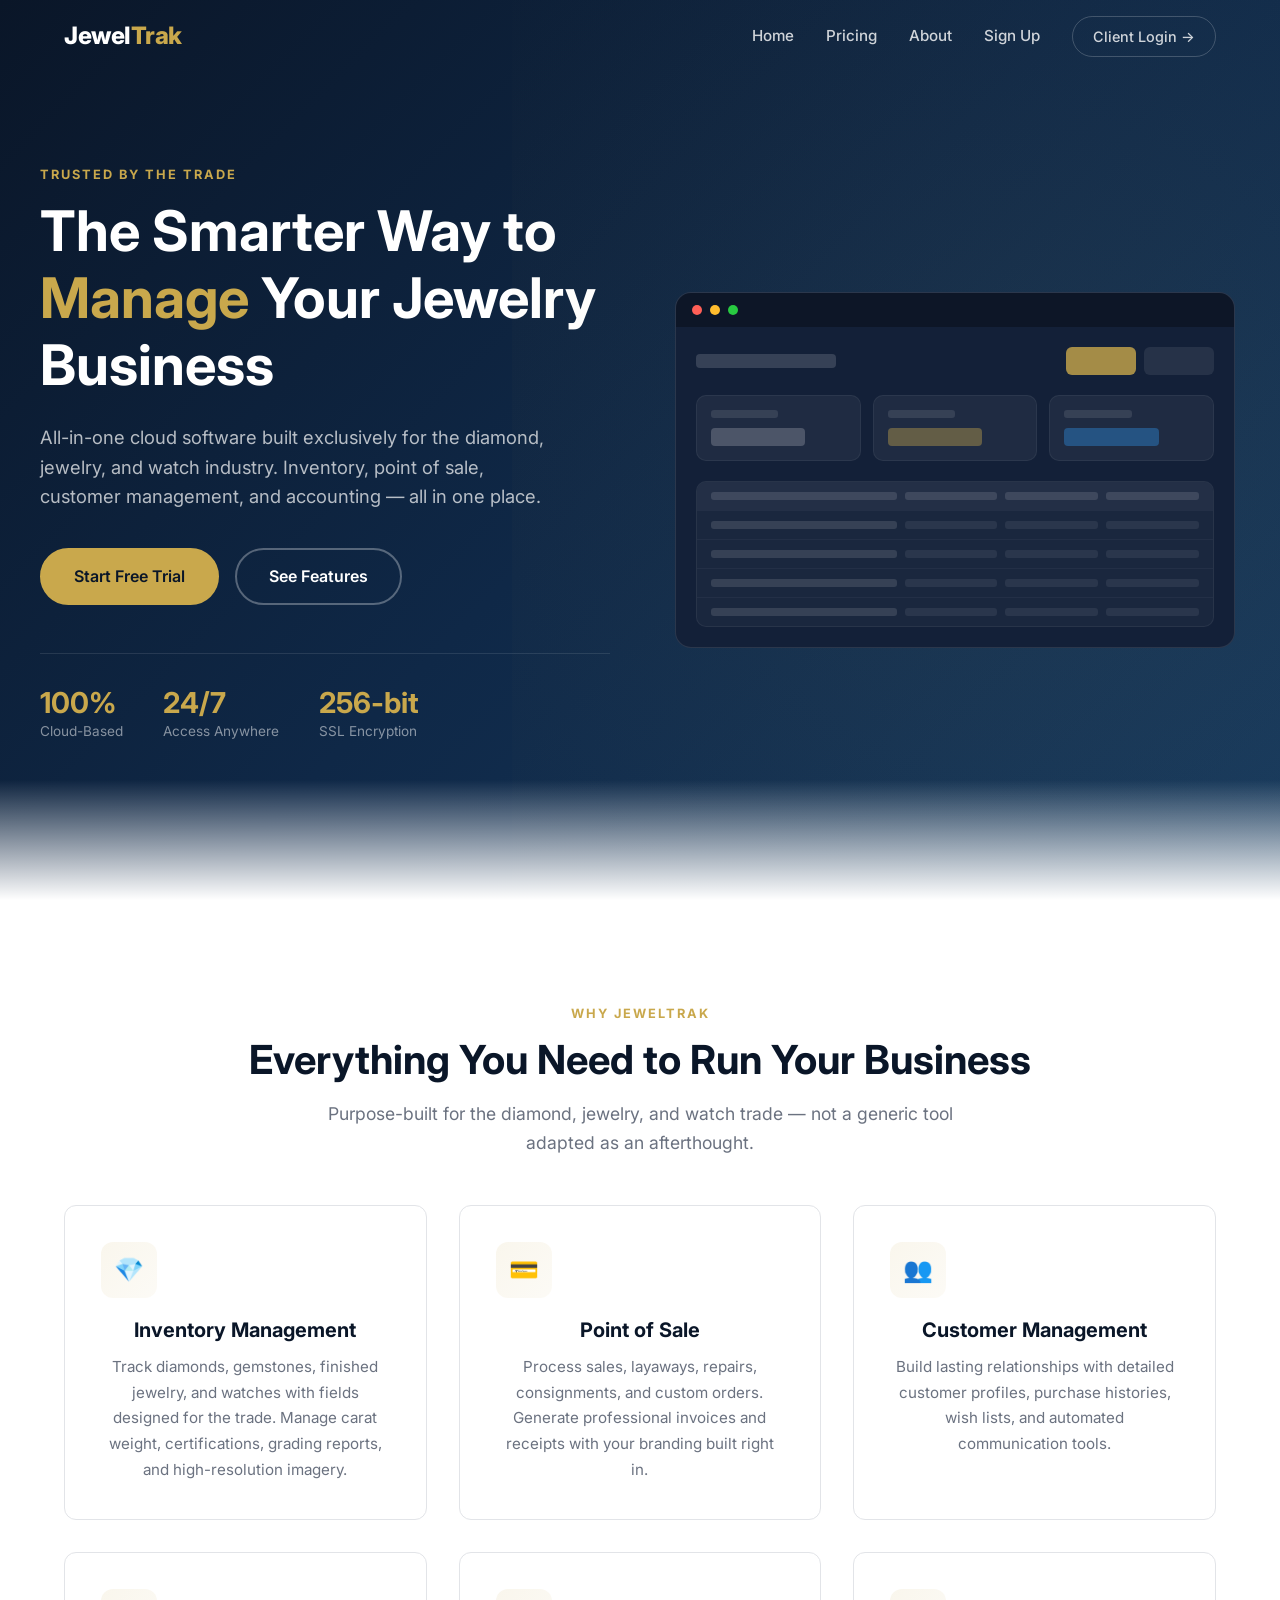
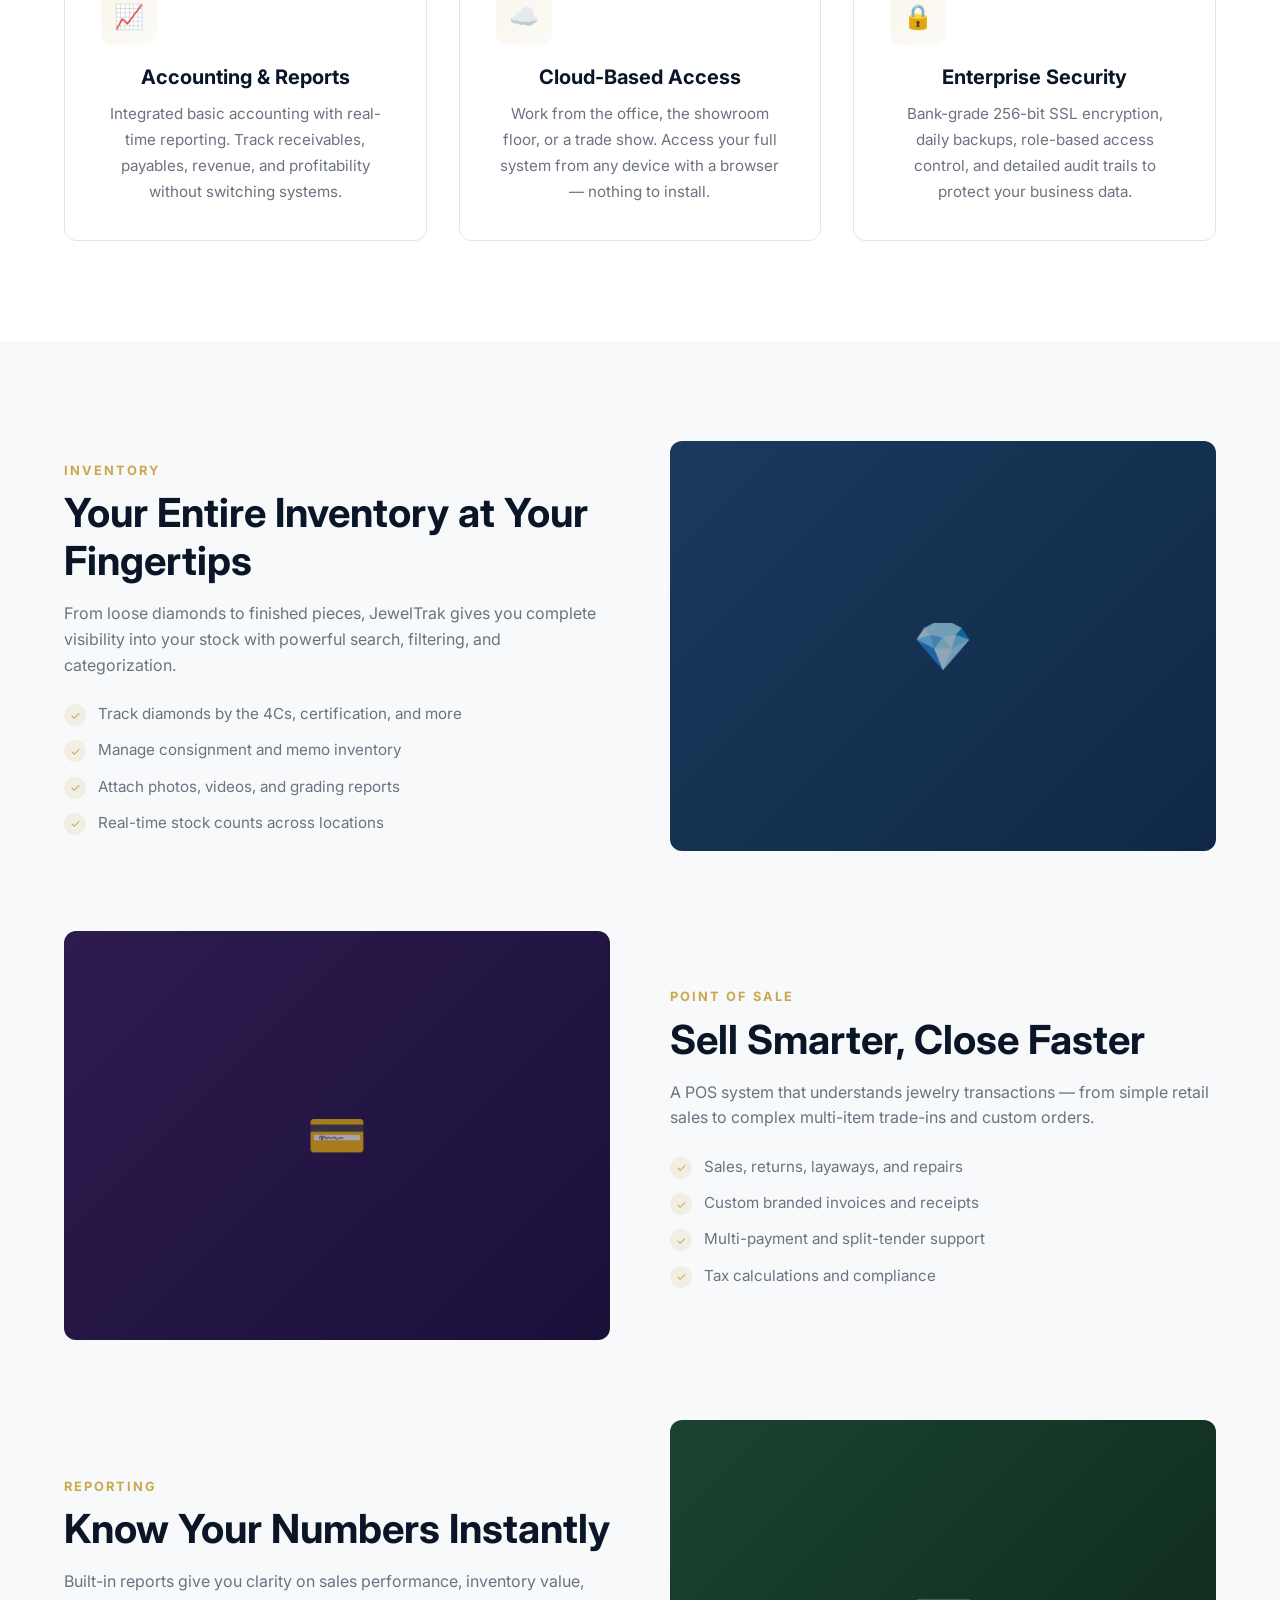
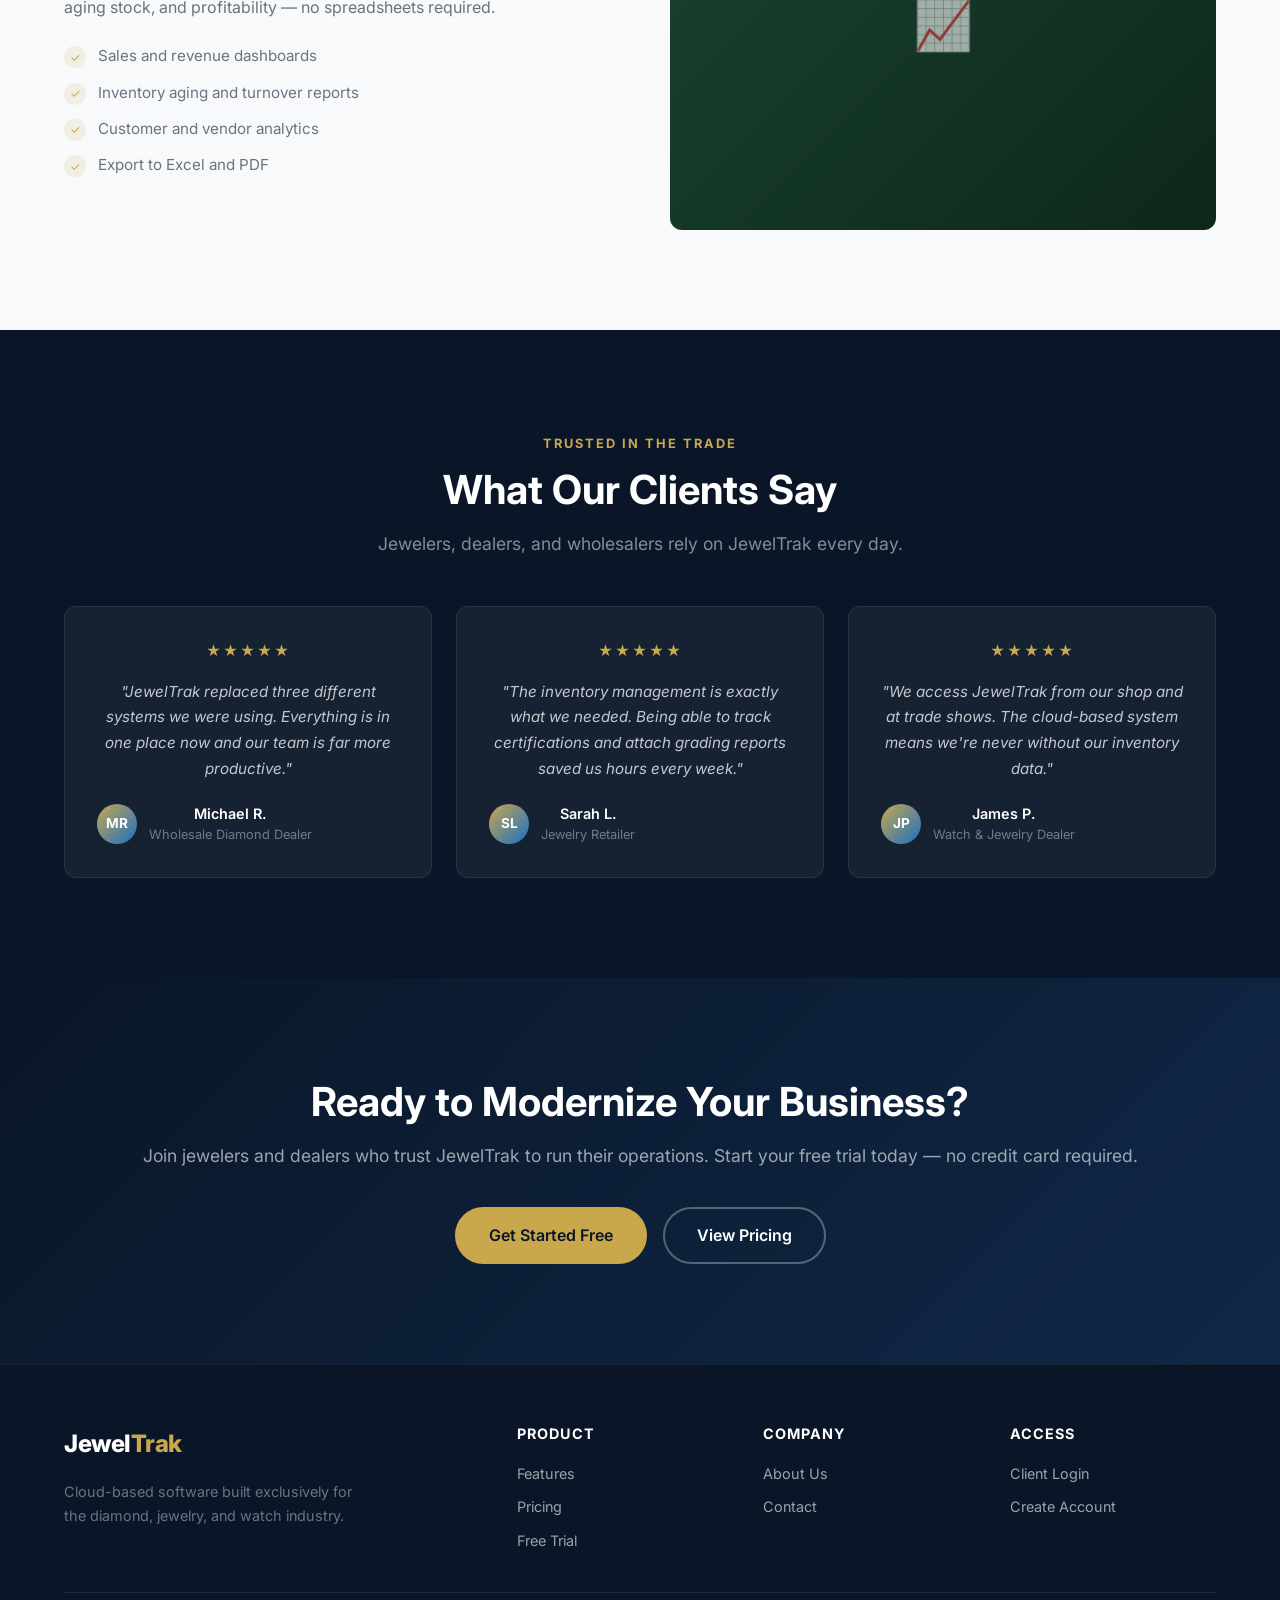
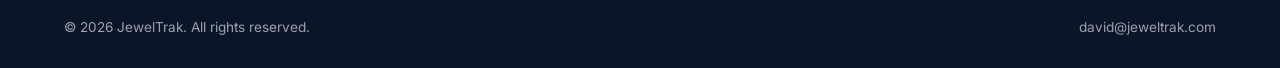
<file: jeweltrak/index.html>
<!DOCTYPE html>
<html lang="en">
<head>
  <meta charset="UTF-8">
  <meta name="viewport" content="width=device-width, initial-scale=1.0">
  <title>JewelTrak — Jewelry &amp; Diamond Inventory Management Software</title>
  <meta name="description" content="Cloud-based inventory management, POS, and accounting for the diamond, jewelry, and watch industry. Trusted by dealers and retailers worldwide.">
  <link rel="preconnect" href="https://fonts.googleapis.com">
  <link href="https://fonts.googleapis.com/css2?family=Inter:wght@400;500;600;700;800&display=swap" rel="stylesheet">
  <link rel="stylesheet" href="css/styles.css">
</head>
<body>

  <!-- Navigation -->
  <nav class="navbar">
    <div class="container nav-inner">
      <a href="index.html" class="nav-logo">Jewel<span>Trak</span></a>
      <div class="nav-links">
        <a href="index.html">Home</a>
        <a href="pricing.html">Pricing</a>
        <a href="about.html">About</a>
        <a href="signup.html">Sign Up</a>
        <a href="https://cloud.jeweltrak.com" class="nav-login" target="_blank">Client Login &rarr;</a>
      </div>
      <button class="hamburger" aria-label="Open menu">
        <span></span><span></span><span></span>
      </button>
    </div>
  </nav>

  <!-- Mobile Menu -->
  <div class="mobile-menu">
    <button class="mobile-close" aria-label="Close menu">&times;</button>
    <a href="index.html">Home</a>
    <a href="pricing.html">Pricing</a>
    <a href="about.html">About</a>
    <a href="signup.html">Sign Up</a>
    <a href="https://cloud.jeweltrak.com" target="_blank">Client Login</a>
  </div>

  <!-- Hero -->
  <section class="hero">
    <div class="container hero-content">
      <div class="hero-text">
        <span class="section-label">Trusted by the Trade</span>
        <h1>The Smarter Way to <span class="highlight">Manage</span> Your Jewelry Business</h1>
        <p>All-in-one cloud software built exclusively for the diamond, jewelry, and watch industry. Inventory, point of sale, customer management, and accounting — all in one place.</p>
        <div class="hero-buttons">
          <a href="signup.html" class="btn btn-primary">Start Free Trial</a>
          <a href="#features" class="btn btn-secondary">See Features</a>
        </div>
        <div class="hero-stats">
          <div class="hero-stat">
            <h3>100%</h3>
            <p>Cloud-Based</p>
          </div>
          <div class="hero-stat">
            <h3>24/7</h3>
            <p>Access Anywhere</p>
          </div>
          <div class="hero-stat">
            <h3>256-bit</h3>
            <p>SSL Encryption</p>
          </div>
        </div>
      </div>
      <div class="hero-visual">
        <!-- CSS-only dashboard mockup -->
        <div class="dashboard-mockup">
          <div class="mockup-toolbar">
            <span class="mockup-dot"></span>
            <span class="mockup-dot"></span>
            <span class="mockup-dot"></span>
          </div>
          <div class="mockup-body">
            <div class="mockup-header">
              <div class="mockup-header-title"></div>
              <div class="mockup-header-actions">
                <span></span><span></span>
              </div>
            </div>
            <div class="mockup-stats">
              <div class="mockup-stat-card">
                <div class="mockup-stat-label"></div>
                <div class="mockup-stat-value"></div>
              </div>
              <div class="mockup-stat-card">
                <div class="mockup-stat-label"></div>
                <div class="mockup-stat-value"></div>
              </div>
              <div class="mockup-stat-card">
                <div class="mockup-stat-label"></div>
                <div class="mockup-stat-value"></div>
              </div>
            </div>
            <div class="mockup-table">
              <div class="mockup-table-header">
                <span></span><span></span><span></span><span></span>
              </div>
              <div class="mockup-table-row"><span></span><span></span><span></span><span></span></div>
              <div class="mockup-table-row"><span></span><span></span><span></span><span></span></div>
              <div class="mockup-table-row"><span></span><span></span><span></span><span></span></div>
              <div class="mockup-table-row"><span></span><span></span><span></span><span></span></div>
            </div>
          </div>
        </div>
      </div>
    </div>
  </section>

  <!-- Features -->
  <section class="features" id="features">
    <div class="container text-center">
      <span class="section-label">Why JewelTrak</span>
      <h2 class="section-title">Everything You Need to Run Your Business</h2>
      <p class="section-subtitle">Purpose-built for the diamond, jewelry, and watch trade — not a generic tool adapted as an afterthought.</p>

      <div class="features-grid">
        <div class="feature-card">
          <div class="feature-icon">&#128142;</div>
          <h3>Inventory Management</h3>
          <p>Track diamonds, gemstones, finished jewelry, and watches with fields designed for the trade. Manage carat weight, certifications, grading reports, and high-resolution imagery.</p>
        </div>
        <div class="feature-card">
          <div class="feature-icon">&#128179;</div>
          <h3>Point of Sale</h3>
          <p>Process sales, layaways, repairs, consignments, and custom orders. Generate professional invoices and receipts with your branding built right in.</p>
        </div>
        <div class="feature-card">
          <div class="feature-icon">&#128101;</div>
          <h3>Customer Management</h3>
          <p>Build lasting relationships with detailed customer profiles, purchase histories, wish lists, and automated communication tools.</p>
        </div>
        <div class="feature-card">
          <div class="feature-icon">&#128200;</div>
          <h3>Accounting &amp; Reports</h3>
          <p>Integrated basic accounting with real-time reporting. Track receivables, payables, revenue, and profitability without switching systems.</p>
        </div>
        <div class="feature-card">
          <div class="feature-icon">&#9729;&#65039;</div>
          <h3>Cloud-Based Access</h3>
          <p>Work from the office, the showroom floor, or a trade show. Access your full system from any device with a browser — nothing to install.</p>
        </div>
        <div class="feature-card">
          <div class="feature-icon">&#128274;</div>
          <h3>Enterprise Security</h3>
          <p>Bank-grade 256-bit SSL encryption, daily backups, role-based access control, and detailed audit trails to protect your business data.</p>
        </div>
      </div>
    </div>
  </section>

  <!-- Showcase -->
  <section class="showcase">
    <div class="container">
      <div class="showcase-item">
        <div class="showcase-text">
          <span class="section-label">Inventory</span>
          <h2>Your Entire Inventory at Your Fingertips</h2>
          <p>From loose diamonds to finished pieces, JewelTrak gives you complete visibility into your stock with powerful search, filtering, and categorization.</p>
          <ul class="showcase-list">
            <li><span class="check">&#10003;</span> Track diamonds by the 4Cs, certification, and more</li>
            <li><span class="check">&#10003;</span> Manage consignment and memo inventory</li>
            <li><span class="check">&#10003;</span> Attach photos, videos, and grading reports</li>
            <li><span class="check">&#10003;</span> Real-time stock counts across locations</li>
          </ul>
        </div>
        <div class="showcase-placeholder inv">&#128142;</div>
      </div>

      <div class="showcase-item reverse">
        <div class="showcase-text">
          <span class="section-label">Point of Sale</span>
          <h2>Sell Smarter, Close Faster</h2>
          <p>A POS system that understands jewelry transactions — from simple retail sales to complex multi-item trade-ins and custom orders.</p>
          <ul class="showcase-list">
            <li><span class="check">&#10003;</span> Sales, returns, layaways, and repairs</li>
            <li><span class="check">&#10003;</span> Custom branded invoices and receipts</li>
            <li><span class="check">&#10003;</span> Multi-payment and split-tender support</li>
            <li><span class="check">&#10003;</span> Tax calculations and compliance</li>
          </ul>
        </div>
        <div class="showcase-placeholder pos">&#128179;</div>
      </div>

      <div class="showcase-item">
        <div class="showcase-text">
          <span class="section-label">Reporting</span>
          <h2>Know Your Numbers Instantly</h2>
          <p>Built-in reports give you clarity on sales performance, inventory value, aging stock, and profitability — no spreadsheets required.</p>
          <ul class="showcase-list">
            <li><span class="check">&#10003;</span> Sales and revenue dashboards</li>
            <li><span class="check">&#10003;</span> Inventory aging and turnover reports</li>
            <li><span class="check">&#10003;</span> Customer and vendor analytics</li>
            <li><span class="check">&#10003;</span> Export to Excel and PDF</li>
          </ul>
        </div>
        <div class="showcase-placeholder report">&#128200;</div>
      </div>
    </div>
  </section>

  <!-- Testimonials -->
  <section class="testimonials">
    <div class="container text-center">
      <span class="section-label">Trusted in the Trade</span>
      <h2 class="section-title">What Our Clients Say</h2>
      <p class="section-subtitle">Jewelers, dealers, and wholesalers rely on JewelTrak every day.</p>

      <div class="testimonials-grid">
        <div class="testimonial-card">
          <div class="testimonial-stars">&#9733;&#9733;&#9733;&#9733;&#9733;</div>
          <blockquote>"JewelTrak replaced three different systems we were using. Everything is in one place now and our team is far more productive."</blockquote>
          <div class="testimonial-author">
            <div class="testimonial-avatar">MR</div>
            <div>
              <div class="name">Michael R.</div>
              <div class="role">Wholesale Diamond Dealer</div>
            </div>
          </div>
        </div>
        <div class="testimonial-card">
          <div class="testimonial-stars">&#9733;&#9733;&#9733;&#9733;&#9733;</div>
          <blockquote>"The inventory management is exactly what we needed. Being able to track certifications and attach grading reports saved us hours every week."</blockquote>
          <div class="testimonial-author">
            <div class="testimonial-avatar">SL</div>
            <div>
              <div class="name">Sarah L.</div>
              <div class="role">Jewelry Retailer</div>
            </div>
          </div>
        </div>
        <div class="testimonial-card">
          <div class="testimonial-stars">&#9733;&#9733;&#9733;&#9733;&#9733;</div>
          <blockquote>"We access JewelTrak from our shop and at trade shows. The cloud-based system means we're never without our inventory data."</blockquote>
          <div class="testimonial-author">
            <div class="testimonial-avatar">JP</div>
            <div>
              <div class="name">James P.</div>
              <div class="role">Watch &amp; Jewelry Dealer</div>
            </div>
          </div>
        </div>
      </div>
    </div>
  </section>

  <!-- CTA -->
  <section class="cta-section">
    <div class="container">
      <h2>Ready to Modernize Your Business?</h2>
      <p>Join jewelers and dealers who trust JewelTrak to run their operations. Start your free trial today — no credit card required.</p>
      <div class="cta-buttons">
        <a href="signup.html" class="btn btn-primary">Get Started Free</a>
        <a href="pricing.html" class="btn btn-secondary">View Pricing</a>
      </div>
    </div>
  </section>

  <!-- Footer -->
  <footer class="footer">
    <div class="container">
      <div class="footer-grid">
        <div class="footer-brand">
          <a href="index.html" class="nav-logo">Jewel<span>Trak</span></a>
          <p>Cloud-based software built exclusively for the diamond, jewelry, and watch industry.</p>
        </div>
        <div>
          <h4>Product</h4>
          <div class="footer-links">
            <a href="index.html#features">Features</a>
            <a href="pricing.html">Pricing</a>
            <a href="signup.html">Free Trial</a>
          </div>
        </div>
        <div>
          <h4>Company</h4>
          <div class="footer-links">
            <a href="about.html">About Us</a>
            <a href="about.html#contact">Contact</a>
          </div>
        </div>
        <div>
          <h4>Access</h4>
          <div class="footer-links">
            <a href="https://cloud.jeweltrak.com" target="_blank">Client Login</a>
            <a href="signup.html">Create Account</a>
          </div>
        </div>
      </div>
      <div class="footer-bottom">
        <span>&copy; 2026 JewelTrak. All rights reserved.</span>
        <span>
          <a href="mailto:david@jeweltrak.com">david@jeweltrak.com</a>
        </span>
      </div>
    </div>
  </footer>

  <script src="js/main.js"></script>
</body>
</html>
</file>
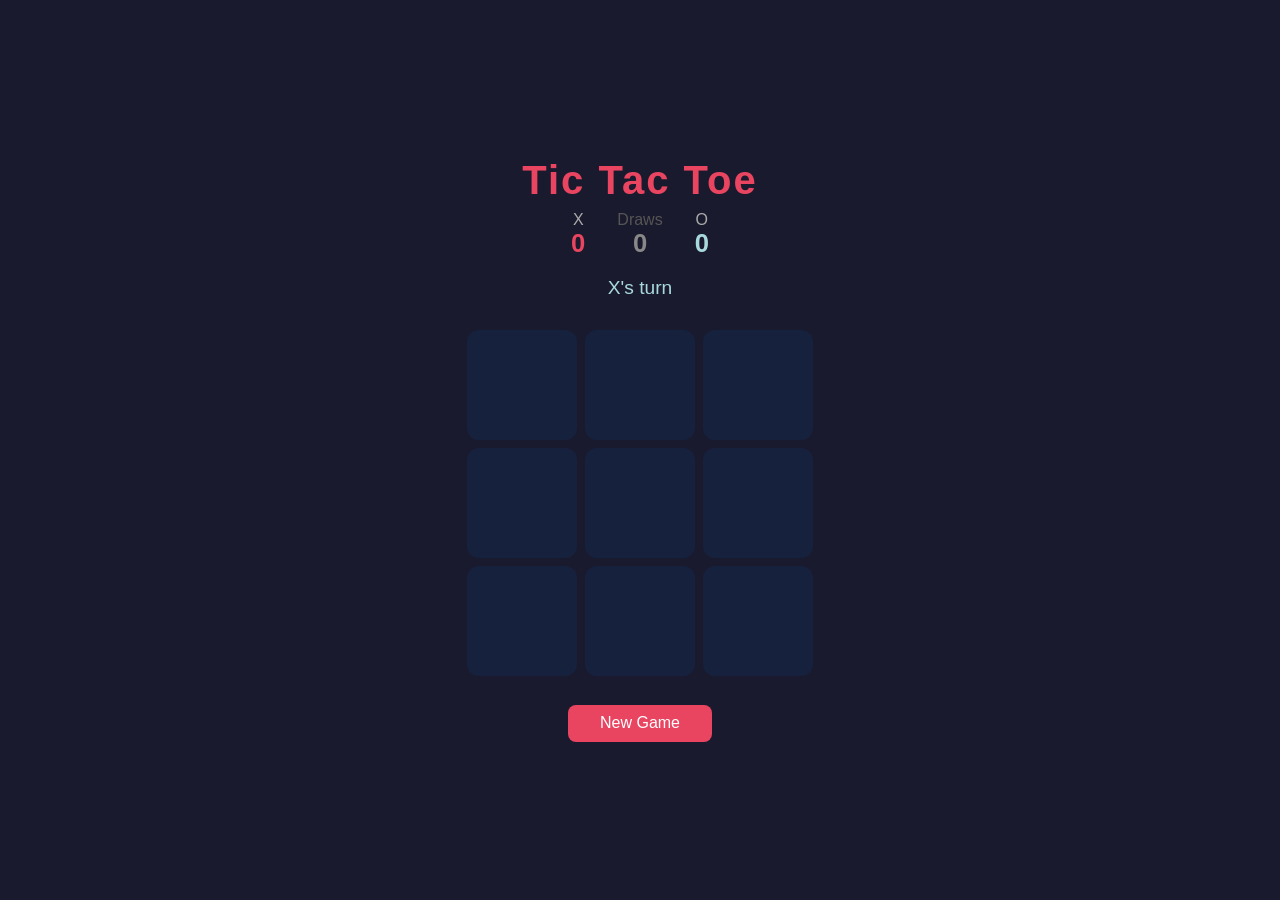
<file: tictactoe.html>
<!DOCTYPE html>
<html lang="en">
<head>
  <meta charset="UTF-8">
  <meta name="viewport" content="width=device-width, initial-scale=1.0">
  <title>Tic Tac Toe</title>
  <style>
    * { box-sizing: border-box; margin: 0; padding: 0; }

    body {
      font-family: 'Segoe UI', sans-serif;
      background: #1a1a2e;
      color: #eee;
      display: flex;
      flex-direction: column;
      align-items: center;
      justify-content: center;
      min-height: 100vh;
    }

    h1 {
      font-size: 2.5rem;
      margin-bottom: 0.5rem;
      letter-spacing: 2px;
      color: #e94560;
    }

    #status {
      font-size: 1.2rem;
      margin-bottom: 1.5rem;
      min-height: 1.8rem;
      color: #a8dadc;
    }

    #board {
      display: grid;
      grid-template-columns: repeat(3, 110px);
      grid-template-rows: repeat(3, 110px);
      gap: 8px;
    }

    .cell {
      background: #16213e;
      border-radius: 12px;
      display: flex;
      align-items: center;
      justify-content: center;
      font-size: 3rem;
      font-weight: bold;
      cursor: pointer;
      transition: background 0.15s, transform 0.1s;
      user-select: none;
    }

    .cell:hover:not(.taken) {
      background: #0f3460;
      transform: scale(1.05);
    }

    .cell.x { color: #e94560; }
    .cell.o { color: #a8dadc; }

    .cell.win {
      background: #0f3460;
      box-shadow: 0 0 16px 4px rgba(168, 218, 220, 0.4);
    }

    #reset {
      margin-top: 1.8rem;
      padding: 0.6rem 2rem;
      font-size: 1rem;
      background: #e94560;
      color: white;
      border: none;
      border-radius: 8px;
      cursor: pointer;
      transition: background 0.15s, transform 0.1s;
    }

    #reset:hover {
      background: #c73652;
      transform: scale(1.05);
    }

    #scores {
      display: flex;
      gap: 2rem;
      margin-bottom: 1.2rem;
      font-size: 1rem;
      color: #aaa;
    }

    .score-box { text-align: center; }
    .score-box span { display: block; font-size: 1.6rem; font-weight: bold; }
    .score-box.x span { color: #e94560; }
    .score-box.o span { color: #a8dadc; }
  </style>
</head>
<body>
  <h1>Tic Tac Toe</h1>

  <div id="scores">
    <div class="score-box x">X <span id="score-x">0</span></div>
    <div class="score-box" style="color:#555">Draws <span id="score-d" style="color:#888">0</span></div>
    <div class="score-box o">O <span id="score-o">0</span></div>
  </div>

  <div id="status">X's turn</div>

  <div id="board">
    <div class="cell" data-i="0"></div>
    <div class="cell" data-i="1"></div>
    <div class="cell" data-i="2"></div>
    <div class="cell" data-i="3"></div>
    <div class="cell" data-i="4"></div>
    <div class="cell" data-i="5"></div>
    <div class="cell" data-i="6"></div>
    <div class="cell" data-i="7"></div>
    <div class="cell" data-i="8"></div>
  </div>

  <button id="reset">New Game</button>

  <script>
    const WINS = [[0,1,2],[3,4,5],[6,7,8],[0,3,6],[1,4,7],[2,5,8],[0,4,8],[2,4,6]];
    let board = Array(9).fill(null);
    let current = 'X';
    let over = false;
    const scores = { X: 0, O: 0, D: 0 };

    const cells = document.querySelectorAll('.cell');
    const status = document.getElementById('status');

    cells.forEach(cell => cell.addEventListener('click', () => {
      const i = +cell.dataset.i;
      if (over || board[i]) return;

      board[i] = current;
      cell.textContent = current;
      cell.classList.add('taken', current.toLowerCase());

      const win = WINS.find(([a, b, c]) => board[a] && board[a] === board[b] && board[b] === board[c]);
      if (win) {
        win.forEach(i => cells[i].classList.add('win'));
        status.textContent = `${current} wins!`;
        scores[current]++;
        updateScores();
        over = true;
      } else if (board.every(Boolean)) {
        status.textContent = "It's a draw!";
        scores.D++;
        updateScores();
        over = true;
      } else {
        current = current === 'X' ? 'O' : 'X';
        status.textContent = `${current}'s turn`;
      }
    }));

    document.getElementById('reset').addEventListener('click', () => {
      board = Array(9).fill(null);
      current = 'X';
      over = false;
      cells.forEach(c => { c.textContent = ''; c.className = 'cell'; });
      status.textContent = "X's turn";
    });

    function updateScores() {
      document.getElementById('score-x').textContent = scores.X;
      document.getElementById('score-o').textContent = scores.O;
      document.getElementById('score-d').textContent = scores.D;
    }
  </script>
</body>
</html>
</file>
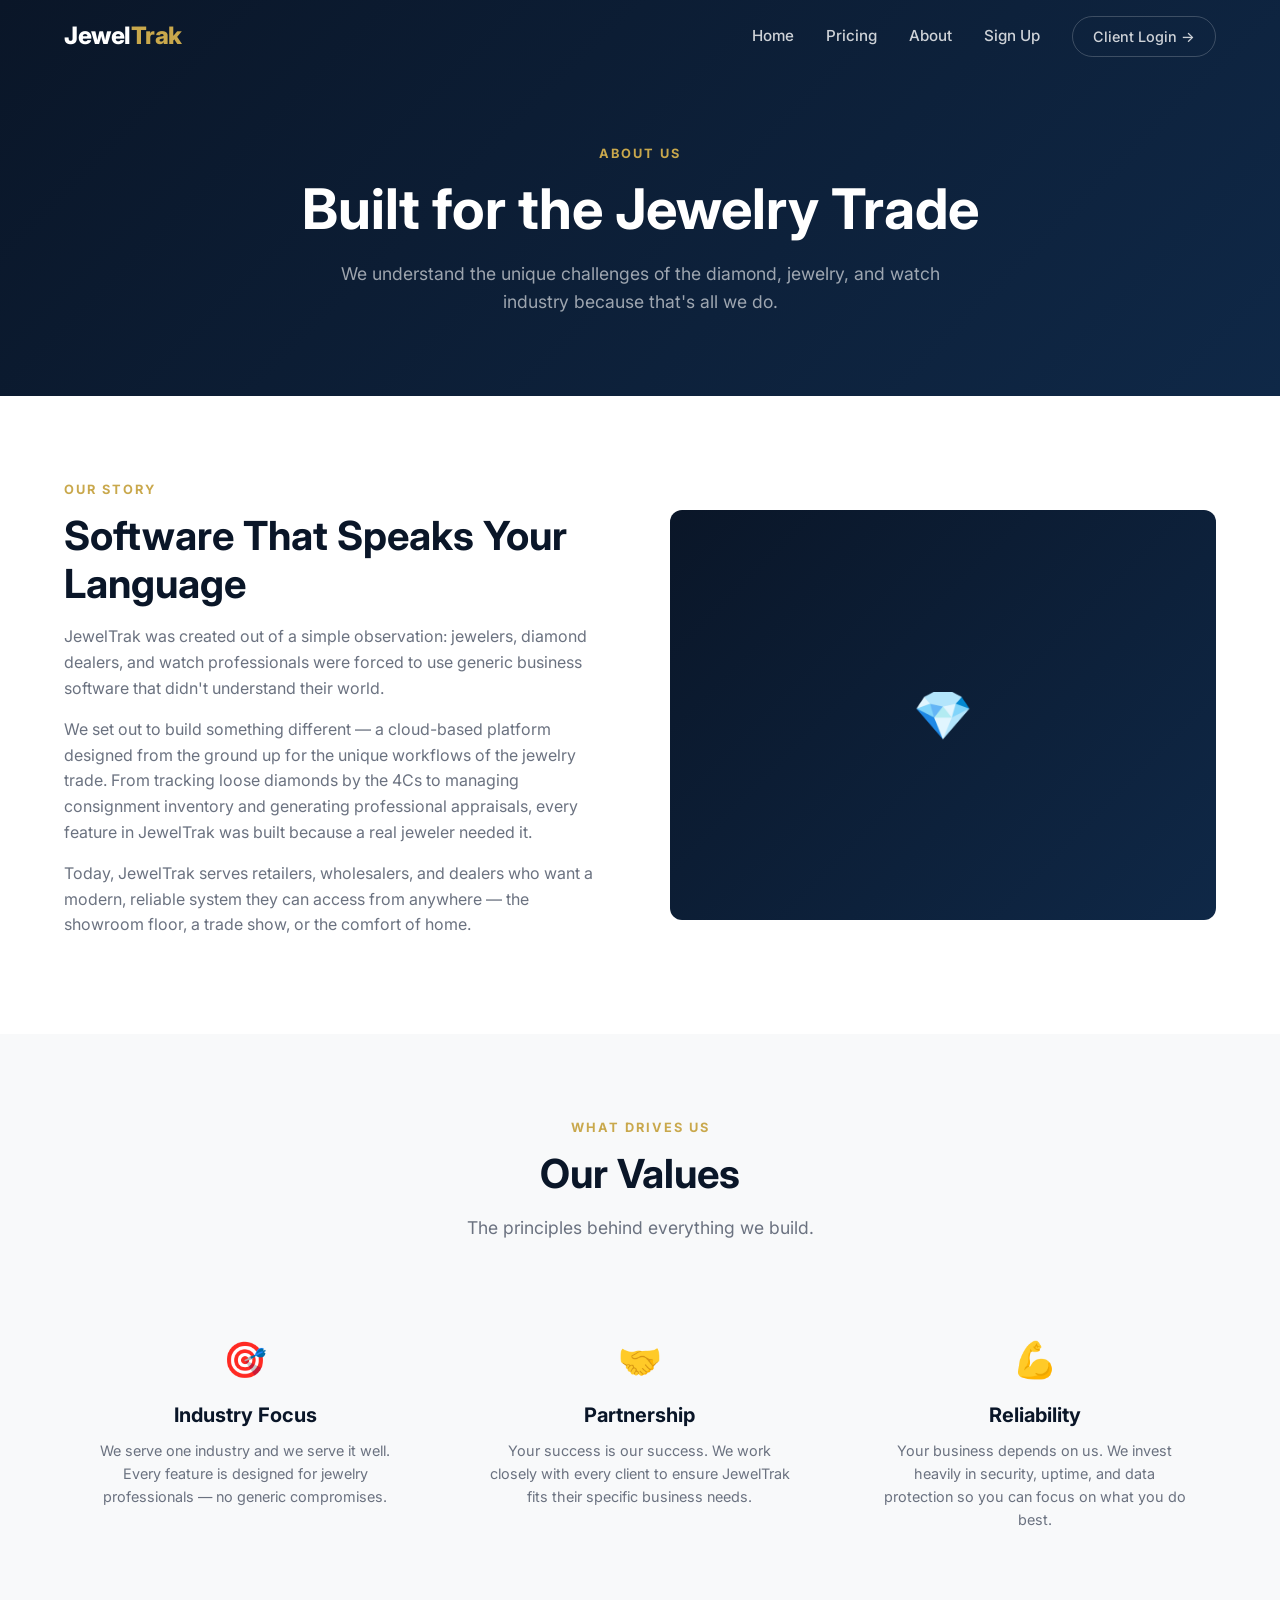
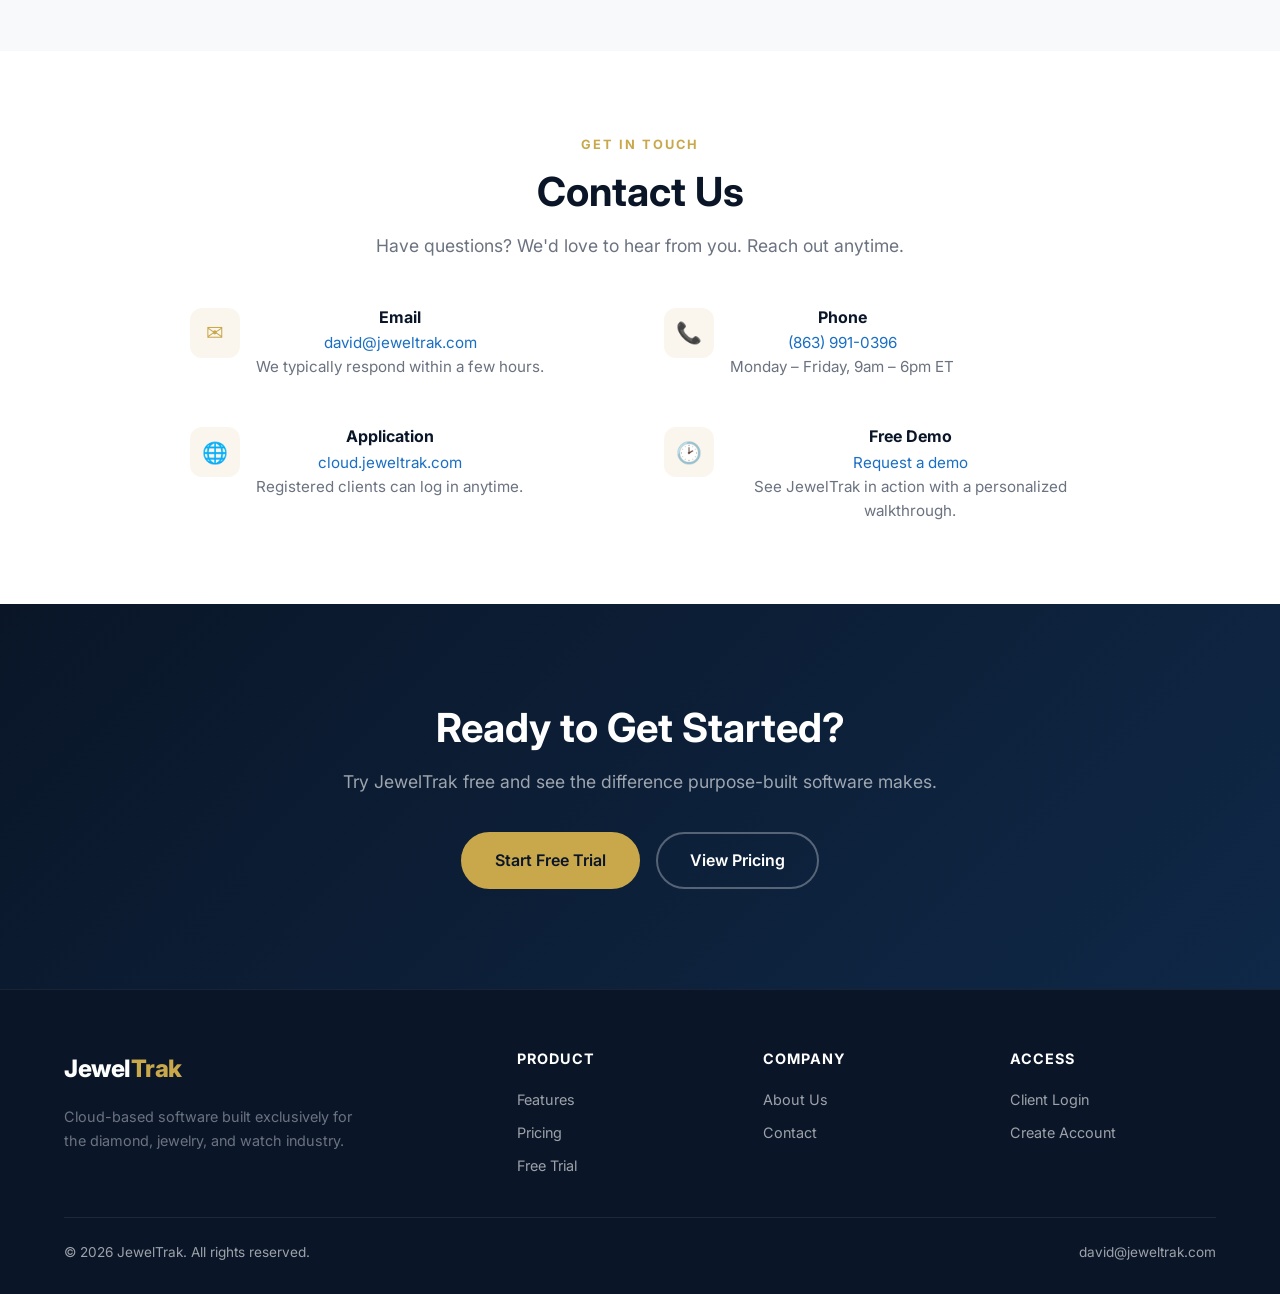
<file: jeweltrak/about.html>
<!DOCTYPE html>
<html lang="en">
<head>
  <meta charset="UTF-8">
  <meta name="viewport" content="width=device-width, initial-scale=1.0">
  <title>About — JewelTrak</title>
  <meta name="description" content="Learn about JewelTrak and the team behind the leading cloud-based jewelry management platform.">
  <link rel="preconnect" href="https://fonts.googleapis.com">
  <link href="https://fonts.googleapis.com/css2?family=Inter:wght@400;500;600;700;800&display=swap" rel="stylesheet">
  <link rel="stylesheet" href="css/styles.css">
</head>
<body>

  <!-- Navigation -->
  <nav class="navbar scrolled">
    <div class="container nav-inner">
      <a href="index.html" class="nav-logo">Jewel<span>Trak</span></a>
      <div class="nav-links">
        <a href="index.html">Home</a>
        <a href="pricing.html">Pricing</a>
        <a href="about.html">About</a>
        <a href="signup.html">Sign Up</a>
        <a href="https://cloud.jeweltrak.com" class="nav-login" target="_blank">Client Login &rarr;</a>
      </div>
      <button class="hamburger" aria-label="Open menu">
        <span></span><span></span><span></span>
      </button>
    </div>
  </nav>

  <!-- Mobile Menu -->
  <div class="mobile-menu">
    <button class="mobile-close" aria-label="Close menu">&times;</button>
    <a href="index.html">Home</a>
    <a href="pricing.html">Pricing</a>
    <a href="about.html">About</a>
    <a href="signup.html">Sign Up</a>
    <a href="https://cloud.jeweltrak.com" target="_blank">Client Login</a>
  </div>

  <!-- Page Hero -->
  <section class="page-hero">
    <div class="container">
      <span class="section-label">About Us</span>
      <h1>Built for the Jewelry Trade</h1>
      <p>We understand the unique challenges of the diamond, jewelry, and watch industry because that's all we do.</p>
    </div>
  </section>

  <!-- About -->
  <section class="about-section">
    <div class="container">
      <div class="about-grid">
        <div class="about-text">
          <span class="section-label">Our Story</span>
          <h2>Software That Speaks Your Language</h2>
          <p>JewelTrak was created out of a simple observation: jewelers, diamond dealers, and watch professionals were forced to use generic business software that didn't understand their world.</p>
          <p>We set out to build something different — a cloud-based platform designed from the ground up for the unique workflows of the jewelry trade. From tracking loose diamonds by the 4Cs to managing consignment inventory and generating professional appraisals, every feature in JewelTrak was built because a real jeweler needed it.</p>
          <p>Today, JewelTrak serves retailers, wholesalers, and dealers who want a modern, reliable system they can access from anywhere — the showroom floor, a trade show, or the comfort of home.</p>
        </div>
        <div class="about-placeholder">&#128142;</div>
      </div>
    </div>
  </section>

  <!-- Values -->
  <section class="values-section">
    <div class="container text-center">
      <span class="section-label">What Drives Us</span>
      <h2 class="section-title">Our Values</h2>
      <p class="section-subtitle">The principles behind everything we build.</p>

      <div class="values-grid">
        <div class="value-card">
          <div class="value-icon">&#127919;</div>
          <h3>Industry Focus</h3>
          <p>We serve one industry and we serve it well. Every feature is designed for jewelry professionals — no generic compromises.</p>
        </div>
        <div class="value-card">
          <div class="value-icon">&#129309;</div>
          <h3>Partnership</h3>
          <p>Your success is our success. We work closely with every client to ensure JewelTrak fits their specific business needs.</p>
        </div>
        <div class="value-card">
          <div class="value-icon">&#128170;</div>
          <h3>Reliability</h3>
          <p>Your business depends on us. We invest heavily in security, uptime, and data protection so you can focus on what you do best.</p>
        </div>
      </div>
    </div>
  </section>

  <!-- Contact -->
  <section class="contact-section" id="contact">
    <div class="container text-center">
      <span class="section-label">Get In Touch</span>
      <h2 class="section-title">Contact Us</h2>
      <p class="section-subtitle">Have questions? We'd love to hear from you. Reach out anytime.</p>

      <div class="contact-grid">
        <div class="contact-item">
          <div class="contact-icon">&#9993;</div>
          <div>
            <h4>Email</h4>
            <p><a href="mailto:david@jeweltrak.com">david@jeweltrak.com</a></p>
            <p>We typically respond within a few hours.</p>
          </div>
        </div>
        <div class="contact-item">
          <div class="contact-icon">&#128222;</div>
          <div>
            <h4>Phone</h4>
            <p><a href="tel:+18639910396">(863) 991-0396</a></p>
            <p>Monday – Friday, 9am – 6pm ET</p>
          </div>
        </div>
        <div class="contact-item">
          <div class="contact-icon">&#127760;</div>
          <div>
            <h4>Application</h4>
            <p><a href="https://cloud.jeweltrak.com" target="_blank">cloud.jeweltrak.com</a></p>
            <p>Registered clients can log in anytime.</p>
          </div>
        </div>
        <div class="contact-item">
          <div class="contact-icon">&#128337;</div>
          <div>
            <h4>Free Demo</h4>
            <p><a href="signup.html">Request a demo</a></p>
            <p>See JewelTrak in action with a personalized walkthrough.</p>
          </div>
        </div>
      </div>
    </div>
  </section>

  <!-- CTA -->
  <section class="cta-section">
    <div class="container">
      <h2>Ready to Get Started?</h2>
      <p>Try JewelTrak free and see the difference purpose-built software makes.</p>
      <div class="cta-buttons">
        <a href="signup.html" class="btn btn-primary">Start Free Trial</a>
        <a href="pricing.html" class="btn btn-secondary">View Pricing</a>
      </div>
    </div>
  </section>

  <!-- Footer -->
  <footer class="footer">
    <div class="container">
      <div class="footer-grid">
        <div class="footer-brand">
          <a href="index.html" class="nav-logo">Jewel<span>Trak</span></a>
          <p>Cloud-based software built exclusively for the diamond, jewelry, and watch industry.</p>
        </div>
        <div>
          <h4>Product</h4>
          <div class="footer-links">
            <a href="index.html#features">Features</a>
            <a href="pricing.html">Pricing</a>
            <a href="signup.html">Free Trial</a>
          </div>
        </div>
        <div>
          <h4>Company</h4>
          <div class="footer-links">
            <a href="about.html">About Us</a>
            <a href="about.html#contact">Contact</a>
          </div>
        </div>
        <div>
          <h4>Access</h4>
          <div class="footer-links">
            <a href="https://cloud.jeweltrak.com" target="_blank">Client Login</a>
            <a href="signup.html">Create Account</a>
          </div>
        </div>
      </div>
      <div class="footer-bottom">
        <span>&copy; 2026 JewelTrak. All rights reserved.</span>
        <span>
          <a href="mailto:david@jeweltrak.com">david@jeweltrak.com</a>
        </span>
      </div>
    </div>
  </footer>

  <script src="js/main.js"></script>
</body>
</html>
</file>
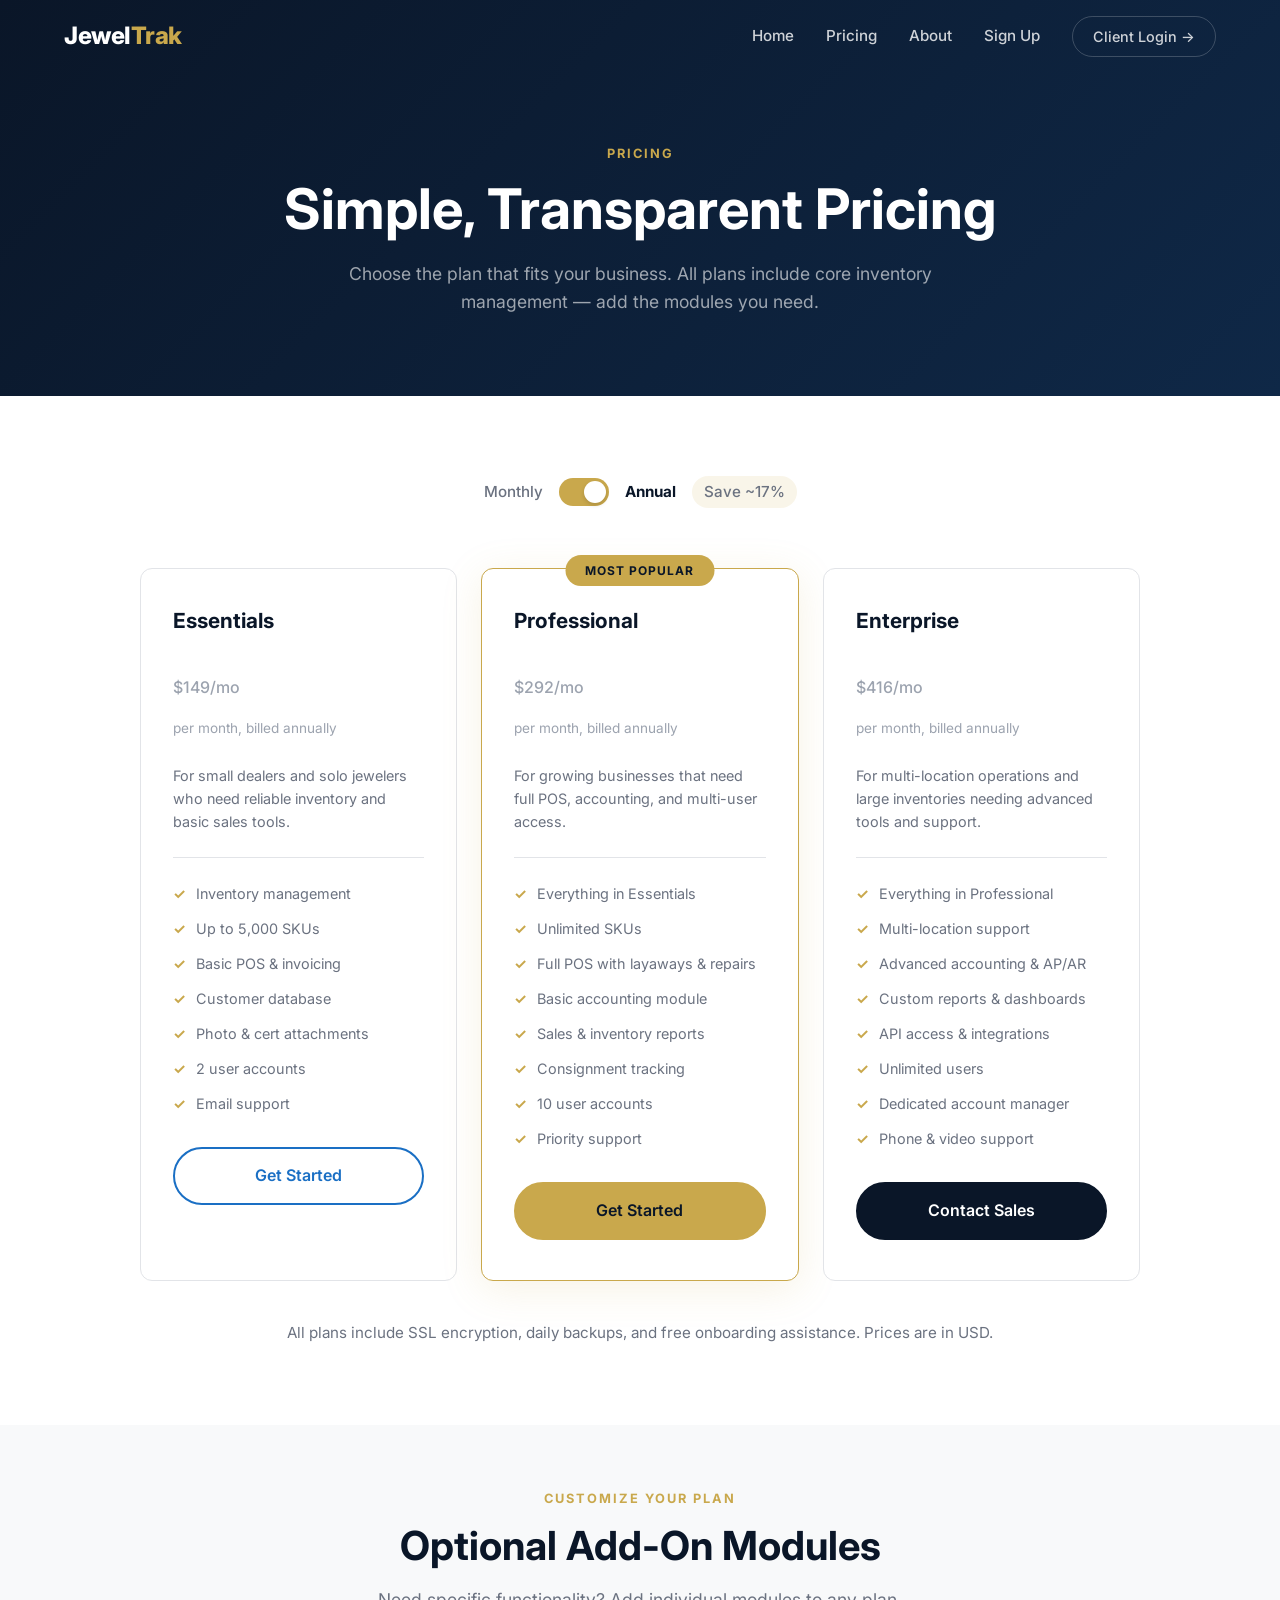
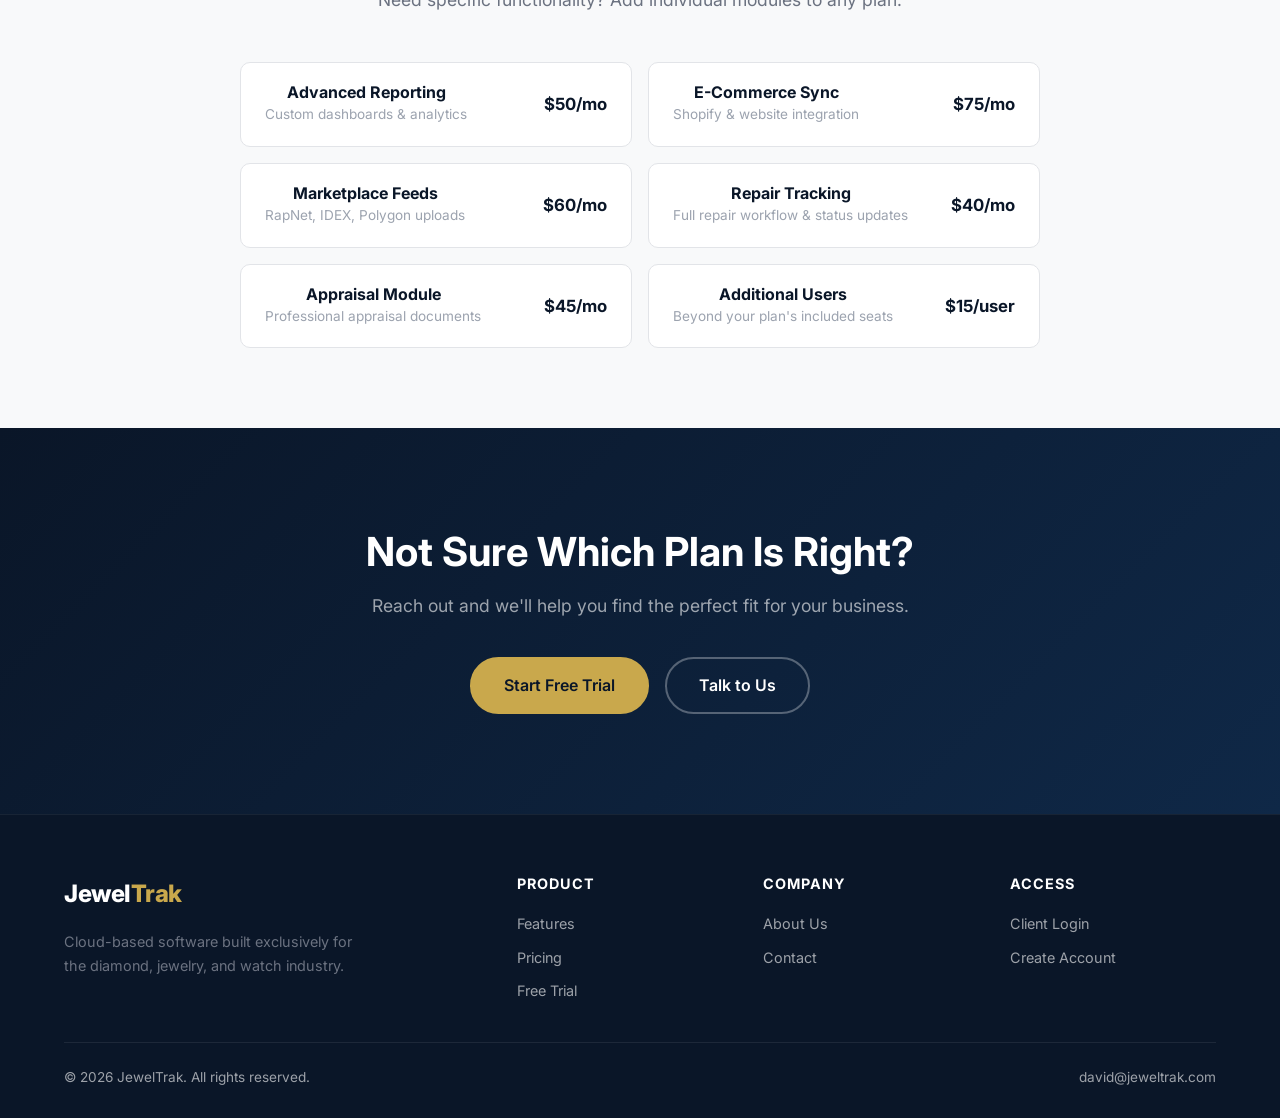
<file: jeweltrak/pricing.html>
<!DOCTYPE html>
<html lang="en">
<head>
  <meta charset="UTF-8">
  <meta name="viewport" content="width=device-width, initial-scale=1.0">
  <title>Pricing — JewelTrak</title>
  <meta name="description" content="Flexible pricing plans for jewelers, dealers, and retailers. Choose the modules you need.">
  <link rel="preconnect" href="https://fonts.googleapis.com">
  <link href="https://fonts.googleapis.com/css2?family=Inter:wght@400;500;600;700;800&display=swap" rel="stylesheet">
  <link rel="stylesheet" href="css/styles.css">
</head>
<body>

  <!-- Navigation -->
  <nav class="navbar scrolled">
    <div class="container nav-inner">
      <a href="index.html" class="nav-logo">Jewel<span>Trak</span></a>
      <div class="nav-links">
        <a href="index.html">Home</a>
        <a href="pricing.html">Pricing</a>
        <a href="about.html">About</a>
        <a href="signup.html">Sign Up</a>
        <a href="https://cloud.jeweltrak.com" class="nav-login" target="_blank">Client Login &rarr;</a>
      </div>
      <button class="hamburger" aria-label="Open menu">
        <span></span><span></span><span></span>
      </button>
    </div>
  </nav>

  <!-- Mobile Menu -->
  <div class="mobile-menu">
    <button class="mobile-close" aria-label="Close menu">&times;</button>
    <a href="index.html">Home</a>
    <a href="pricing.html">Pricing</a>
    <a href="about.html">About</a>
    <a href="signup.html">Sign Up</a>
    <a href="https://cloud.jeweltrak.com" target="_blank">Client Login</a>
  </div>

  <!-- Page Hero -->
  <section class="page-hero">
    <div class="container">
      <span class="section-label">Pricing</span>
      <h1>Simple, Transparent Pricing</h1>
      <p>Choose the plan that fits your business. All plans include core inventory management — add the modules you need.</p>
    </div>
  </section>

  <!-- Pricing Cards -->
  <section class="pricing-section">
    <div class="container">

      <div class="pricing-toggle">
        <span class="monthly-label">Monthly</span>
        <div class="toggle-switch active"></div>
        <span class="annual-label active">Annual</span>
        <span class="save-badge">Save ~17%</span>
      </div>

      <div class="pricing-grid">
        <!-- Essentials -->
        <div class="pricing-card">
          <h3>Essentials</h3>
          <div class="price"><span data-plan="essentials">$149</span><span>/mo</span></div>
          <div class="price-note">per month, billed annually</div>
          <p class="description">For small dealers and solo jewelers who need reliable inventory and basic sales tools.</p>
          <ul class="pricing-features">
            <li><span class="check-icon">&#10003;</span> Inventory management</li>
            <li><span class="check-icon">&#10003;</span> Up to 5,000 SKUs</li>
            <li><span class="check-icon">&#10003;</span> Basic POS &amp; invoicing</li>
            <li><span class="check-icon">&#10003;</span> Customer database</li>
            <li><span class="check-icon">&#10003;</span> Photo &amp; cert attachments</li>
            <li><span class="check-icon">&#10003;</span> 2 user accounts</li>
            <li><span class="check-icon">&#10003;</span> Email support</li>
          </ul>
          <a href="signup.html" class="btn btn-outline">Get Started</a>
        </div>

        <!-- Professional -->
        <div class="pricing-card popular">
          <span class="popular-badge">Most Popular</span>
          <h3>Professional</h3>
          <div class="price"><span data-plan="professional">$292</span><span>/mo</span></div>
          <div class="price-note">per month, billed annually</div>
          <p class="description">For growing businesses that need full POS, accounting, and multi-user access.</p>
          <ul class="pricing-features">
            <li><span class="check-icon">&#10003;</span> Everything in Essentials</li>
            <li><span class="check-icon">&#10003;</span> Unlimited SKUs</li>
            <li><span class="check-icon">&#10003;</span> Full POS with layaways &amp; repairs</li>
            <li><span class="check-icon">&#10003;</span> Basic accounting module</li>
            <li><span class="check-icon">&#10003;</span> Sales &amp; inventory reports</li>
            <li><span class="check-icon">&#10003;</span> Consignment tracking</li>
            <li><span class="check-icon">&#10003;</span> 10 user accounts</li>
            <li><span class="check-icon">&#10003;</span> Priority support</li>
          </ul>
          <a href="signup.html" class="btn btn-primary">Get Started</a>
        </div>

        <!-- Enterprise -->
        <div class="pricing-card">
          <h3>Enterprise</h3>
          <div class="price"><span data-plan="enterprise">$416</span><span>/mo</span></div>
          <div class="price-note">per month, billed annually</div>
          <p class="description">For multi-location operations and large inventories needing advanced tools and support.</p>
          <ul class="pricing-features">
            <li><span class="check-icon">&#10003;</span> Everything in Professional</li>
            <li><span class="check-icon">&#10003;</span> Multi-location support</li>
            <li><span class="check-icon">&#10003;</span> Advanced accounting &amp; AP/AR</li>
            <li><span class="check-icon">&#10003;</span> Custom reports &amp; dashboards</li>
            <li><span class="check-icon">&#10003;</span> API access &amp; integrations</li>
            <li><span class="check-icon">&#10003;</span> Unlimited users</li>
            <li><span class="check-icon">&#10003;</span> Dedicated account manager</li>
            <li><span class="check-icon">&#10003;</span> Phone &amp; video support</li>
          </ul>
          <a href="signup.html" class="btn btn-dark">Contact Sales</a>
        </div>
      </div>

      <p class="pricing-note">All plans include SSL encryption, daily backups, and free onboarding assistance. Prices are in USD.</p>
    </div>
  </section>

  <!-- Add-On Modules -->
  <section class="addons-section">
    <div class="container text-center">
      <span class="section-label">Customize Your Plan</span>
      <h2 class="section-title">Optional Add-On Modules</h2>
      <p class="section-subtitle">Need specific functionality? Add individual modules to any plan.</p>

      <div class="addons-grid">
        <div class="addon-card">
          <div>
            <h4>Advanced Reporting</h4>
            <p>Custom dashboards &amp; analytics</p>
          </div>
          <span class="addon-price">$50/mo</span>
        </div>
        <div class="addon-card">
          <div>
            <h4>E-Commerce Sync</h4>
            <p>Shopify &amp; website integration</p>
          </div>
          <span class="addon-price">$75/mo</span>
        </div>
        <div class="addon-card">
          <div>
            <h4>Marketplace Feeds</h4>
            <p>RapNet, IDEX, Polygon uploads</p>
          </div>
          <span class="addon-price">$60/mo</span>
        </div>
        <div class="addon-card">
          <div>
            <h4>Repair Tracking</h4>
            <p>Full repair workflow &amp; status updates</p>
          </div>
          <span class="addon-price">$40/mo</span>
        </div>
        <div class="addon-card">
          <div>
            <h4>Appraisal Module</h4>
            <p>Professional appraisal documents</p>
          </div>
          <span class="addon-price">$45/mo</span>
        </div>
        <div class="addon-card">
          <div>
            <h4>Additional Users</h4>
            <p>Beyond your plan's included seats</p>
          </div>
          <span class="addon-price">$15/user</span>
        </div>
      </div>
    </div>
  </section>

  <!-- CTA -->
  <section class="cta-section">
    <div class="container">
      <h2>Not Sure Which Plan Is Right?</h2>
      <p>Reach out and we'll help you find the perfect fit for your business.</p>
      <div class="cta-buttons">
        <a href="signup.html" class="btn btn-primary">Start Free Trial</a>
        <a href="about.html#contact" class="btn btn-secondary">Talk to Us</a>
      </div>
    </div>
  </section>

  <!-- Footer -->
  <footer class="footer">
    <div class="container">
      <div class="footer-grid">
        <div class="footer-brand">
          <a href="index.html" class="nav-logo">Jewel<span>Trak</span></a>
          <p>Cloud-based software built exclusively for the diamond, jewelry, and watch industry.</p>
        </div>
        <div>
          <h4>Product</h4>
          <div class="footer-links">
            <a href="index.html#features">Features</a>
            <a href="pricing.html">Pricing</a>
            <a href="signup.html">Free Trial</a>
          </div>
        </div>
        <div>
          <h4>Company</h4>
          <div class="footer-links">
            <a href="about.html">About Us</a>
            <a href="about.html#contact">Contact</a>
          </div>
        </div>
        <div>
          <h4>Access</h4>
          <div class="footer-links">
            <a href="https://cloud.jeweltrak.com" target="_blank">Client Login</a>
            <a href="signup.html">Create Account</a>
          </div>
        </div>
      </div>
      <div class="footer-bottom">
        <span>&copy; 2026 JewelTrak. All rights reserved.</span>
        <span>
          <a href="mailto:david@jeweltrak.com">david@jeweltrak.com</a>
        </span>
      </div>
    </div>
  </footer>

  <script src="js/main.js"></script>
</body>
</html>
</file>
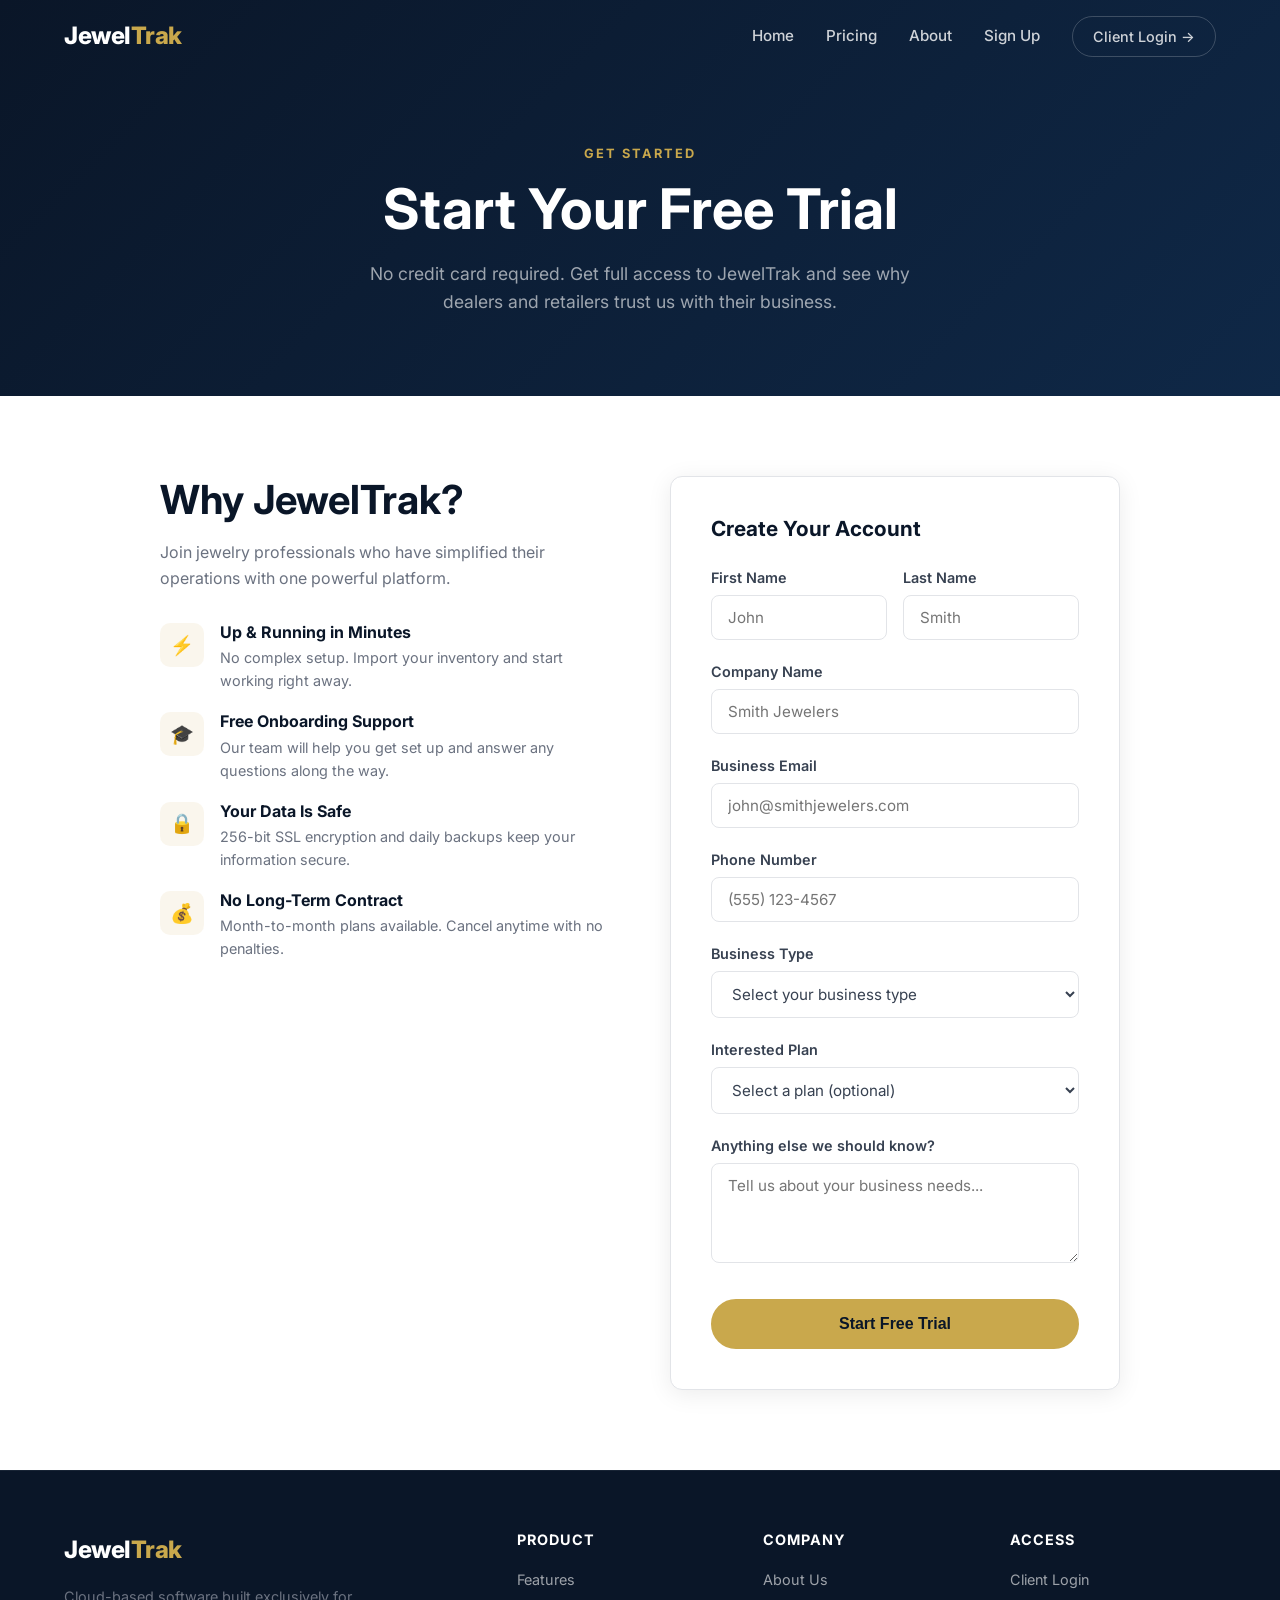
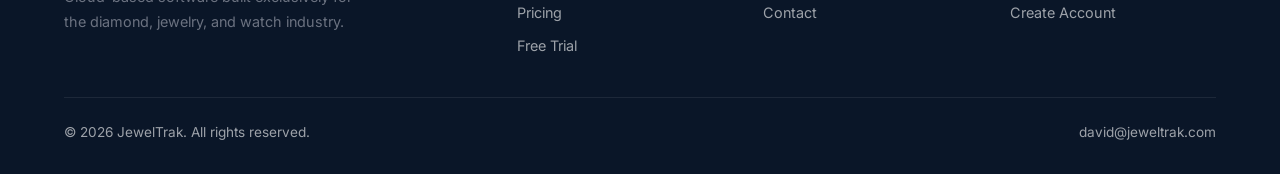
<file: jeweltrak/signup.html>
<!DOCTYPE html>
<html lang="en">
<head>
  <meta charset="UTF-8">
  <meta name="viewport" content="width=device-width, initial-scale=1.0">
  <title>Sign Up — JewelTrak</title>
  <meta name="description" content="Start your free trial of JewelTrak. No credit card required.">
  <link rel="preconnect" href="https://fonts.googleapis.com">
  <link href="https://fonts.googleapis.com/css2?family=Inter:wght@400;500;600;700;800&display=swap" rel="stylesheet">
  <link rel="stylesheet" href="css/styles.css">
</head>
<body>

  <!-- Navigation -->
  <nav class="navbar scrolled">
    <div class="container nav-inner">
      <a href="index.html" class="nav-logo">Jewel<span>Trak</span></a>
      <div class="nav-links">
        <a href="index.html">Home</a>
        <a href="pricing.html">Pricing</a>
        <a href="about.html">About</a>
        <a href="signup.html">Sign Up</a>
        <a href="https://cloud.jeweltrak.com" class="nav-login" target="_blank">Client Login &rarr;</a>
      </div>
      <button class="hamburger" aria-label="Open menu">
        <span></span><span></span><span></span>
      </button>
    </div>
  </nav>

  <!-- Mobile Menu -->
  <div class="mobile-menu">
    <button class="mobile-close" aria-label="Close menu">&times;</button>
    <a href="index.html">Home</a>
    <a href="pricing.html">Pricing</a>
    <a href="about.html">About</a>
    <a href="signup.html">Sign Up</a>
    <a href="https://cloud.jeweltrak.com" target="_blank">Client Login</a>
  </div>

  <!-- Page Hero -->
  <section class="page-hero">
    <div class="container">
      <span class="section-label">Get Started</span>
      <h1>Start Your Free Trial</h1>
      <p>No credit card required. Get full access to JewelTrak and see why dealers and retailers trust us with their business.</p>
    </div>
  </section>

  <!-- Signup Form -->
  <section class="signup-section">
    <div class="container">
      <div class="signup-grid">

        <div class="signup-info">
          <h2>Why JewelTrak?</h2>
          <p>Join jewelry professionals who have simplified their operations with one powerful platform.</p>

          <div class="signup-benefits">
            <div class="signup-benefit">
              <div class="signup-benefit-icon">&#9889;</div>
              <div>
                <h4>Up &amp; Running in Minutes</h4>
                <p>No complex setup. Import your inventory and start working right away.</p>
              </div>
            </div>
            <div class="signup-benefit">
              <div class="signup-benefit-icon">&#127891;</div>
              <div>
                <h4>Free Onboarding Support</h4>
                <p>Our team will help you get set up and answer any questions along the way.</p>
              </div>
            </div>
            <div class="signup-benefit">
              <div class="signup-benefit-icon">&#128274;</div>
              <div>
                <h4>Your Data Is Safe</h4>
                <p>256-bit SSL encryption and daily backups keep your information secure.</p>
              </div>
            </div>
            <div class="signup-benefit">
              <div class="signup-benefit-icon">&#128176;</div>
              <div>
                <h4>No Long-Term Contract</h4>
                <p>Month-to-month plans available. Cancel anytime with no penalties.</p>
              </div>
            </div>
          </div>
        </div>

        <div class="signup-form-card">
          <h3>Create Your Account</h3>
          <form id="signup-form">
            <div class="form-row">
              <div class="form-group">
                <label for="first-name">First Name</label>
                <input type="text" id="first-name" name="firstName" required placeholder="John">
              </div>
              <div class="form-group">
                <label for="last-name">Last Name</label>
                <input type="text" id="last-name" name="lastName" required placeholder="Smith">
              </div>
            </div>
            <div class="form-group">
              <label for="company">Company Name</label>
              <input type="text" id="company" name="company" required placeholder="Smith Jewelers">
            </div>
            <div class="form-group">
              <label for="email">Business Email</label>
              <input type="email" id="email" name="email" required placeholder="john@smithjewelers.com">
            </div>
            <div class="form-group">
              <label for="phone">Phone Number</label>
              <input type="tel" id="phone" name="phone" placeholder="(555) 123-4567">
            </div>
            <div class="form-group">
              <label for="business-type">Business Type</label>
              <select id="business-type" name="businessType" required>
                <option value="" disabled selected>Select your business type</option>
                <option value="retailer">Jewelry Retailer</option>
                <option value="wholesaler">Wholesaler / Dealer</option>
                <option value="diamond-dealer">Diamond Dealer</option>
                <option value="watch-dealer">Watch Dealer</option>
                <option value="manufacturer">Manufacturer</option>
                <option value="pawn">Pawn / Estate</option>
                <option value="other">Other</option>
              </select>
            </div>
            <div class="form-group">
              <label for="plan">Interested Plan</label>
              <select id="plan" name="plan">
                <option value="" disabled selected>Select a plan (optional)</option>
                <option value="essentials">Essentials — $149/mo</option>
                <option value="professional">Professional — $292/mo</option>
                <option value="enterprise">Enterprise — $416/mo</option>
                <option value="unsure">Not sure yet</option>
              </select>
            </div>
            <div class="form-group">
              <label for="message">Anything else we should know?</label>
              <textarea id="message" name="message" placeholder="Tell us about your business needs..."></textarea>
            </div>
            <button type="submit" class="btn btn-primary">Start Free Trial</button>
          </form>
        </div>

      </div>
    </div>
  </section>

  <!-- Footer -->
  <footer class="footer">
    <div class="container">
      <div class="footer-grid">
        <div class="footer-brand">
          <a href="index.html" class="nav-logo">Jewel<span>Trak</span></a>
          <p>Cloud-based software built exclusively for the diamond, jewelry, and watch industry.</p>
        </div>
        <div>
          <h4>Product</h4>
          <div class="footer-links">
            <a href="index.html#features">Features</a>
            <a href="pricing.html">Pricing</a>
            <a href="signup.html">Free Trial</a>
          </div>
        </div>
        <div>
          <h4>Company</h4>
          <div class="footer-links">
            <a href="about.html">About Us</a>
            <a href="about.html#contact">Contact</a>
          </div>
        </div>
        <div>
          <h4>Access</h4>
          <div class="footer-links">
            <a href="https://cloud.jeweltrak.com" target="_blank">Client Login</a>
            <a href="signup.html">Create Account</a>
          </div>
        </div>
      </div>
      <div class="footer-bottom">
        <span>&copy; 2026 JewelTrak. All rights reserved.</span>
        <span>
          <a href="mailto:david@jeweltrak.com">david@jeweltrak.com</a>
        </span>
      </div>
    </div>
  </footer>

  <script src="js/main.js"></script>
</body>
</html>
</file>
<file: jeweltrak/css/styles.css>
/* ===== Reset & Base ===== */
*, *::before, *::after { box-sizing: border-box; margin: 0; padding: 0; }

:root {
  --navy: #0a1628;
  --navy-light: #132038;
  --blue: #1a6fc4;
  --blue-light: #2d8fe0;
  --gold: #c9a84c;
  --gold-light: #e0c36a;
  --white: #ffffff;
  --gray-50: #f8f9fa;
  --gray-100: #f0f1f3;
  --gray-200: #e2e4e8;
  --gray-400: #9ca3af;
  --gray-600: #6b7280;
  --gray-800: #374151;
  --gray-900: #1f2937;
  --radius: 12px;
  --shadow: 0 4px 24px rgba(0,0,0,0.08);
  --shadow-lg: 0 12px 48px rgba(0,0,0,0.12);
  --transition: 0.25s ease;
}

html { scroll-behavior: smooth; }

body {
  font-family: 'Inter', -apple-system, BlinkMacSystemFont, 'Segoe UI', sans-serif;
  color: var(--gray-800);
  line-height: 1.6;
  background: var(--white);
  -webkit-font-smoothing: antialiased;
}

a { color: inherit; text-decoration: none; }
img { max-width: 100%; height: auto; display: block; }
ul { list-style: none; }

.container {
  max-width: 1200px;
  margin: 0 auto;
  padding: 0 24px;
}

/* ===== Typography ===== */
h1, h2, h3, h4 {
  font-weight: 700;
  line-height: 1.2;
  color: var(--navy);
}
h1 { font-size: clamp(2.2rem, 5vw, 3.5rem); }
h2 { font-size: clamp(1.8rem, 3.5vw, 2.5rem); }
h3 { font-size: 1.25rem; }
p { color: var(--gray-600); }

.section-label {
  display: inline-block;
  text-transform: uppercase;
  font-size: 0.8rem;
  font-weight: 700;
  letter-spacing: 2px;
  color: var(--gold);
  margin-bottom: 12px;
}

.section-title {
  margin-bottom: 16px;
}

.section-subtitle {
  font-size: 1.1rem;
  color: var(--gray-600);
  max-width: 640px;
  margin: 0 auto 48px;
}

.text-center { text-align: center; }

/* ===== Buttons ===== */
.btn {
  display: inline-flex;
  align-items: center;
  gap: 8px;
  padding: 14px 32px;
  font-size: 1rem;
  font-weight: 600;
  border-radius: 50px;
  border: 2px solid transparent;
  cursor: pointer;
  transition: all var(--transition);
  text-decoration: none;
}

.btn-primary {
  background: var(--gold);
  color: var(--navy);
  border-color: var(--gold);
}
.btn-primary:hover {
  background: var(--gold-light);
  border-color: var(--gold-light);
  transform: translateY(-2px);
  box-shadow: 0 8px 24px rgba(201,168,76,0.3);
}

.btn-secondary {
  background: transparent;
  color: var(--white);
  border-color: rgba(255,255,255,0.3);
}
.btn-secondary:hover {
  background: rgba(255,255,255,0.1);
  border-color: rgba(255,255,255,0.6);
  transform: translateY(-2px);
}

.btn-outline {
  background: transparent;
  color: var(--blue);
  border-color: var(--blue);
}
.btn-outline:hover {
  background: var(--blue);
  color: var(--white);
  transform: translateY(-2px);
}

.btn-dark {
  background: var(--navy);
  color: var(--white);
  border-color: var(--navy);
}
.btn-dark:hover {
  background: var(--navy-light);
  transform: translateY(-2px);
  box-shadow: 0 8px 24px rgba(10,22,40,0.3);
}

/* ===== Navigation ===== */
.navbar {
  position: fixed;
  top: 0;
  left: 0;
  right: 0;
  z-index: 1000;
  padding: 16px 0;
  transition: all var(--transition);
}

.navbar.scrolled {
  background: rgba(10,22,40,0.97);
  backdrop-filter: blur(12px);
  padding: 10px 0;
  box-shadow: 0 2px 20px rgba(0,0,0,0.2);
}

.nav-inner {
  display: flex;
  align-items: center;
  justify-content: space-between;
}

.nav-logo {
  font-size: 1.5rem;
  font-weight: 800;
  color: var(--white);
  letter-spacing: -0.5px;
}
.nav-logo span { color: var(--gold); }

.nav-links {
  display: flex;
  align-items: center;
  gap: 32px;
}

.nav-links a {
  color: rgba(255,255,255,0.8);
  font-size: 0.95rem;
  font-weight: 500;
  transition: color var(--transition);
}
.nav-links a:hover { color: var(--gold); }

.nav-links .btn { padding: 10px 24px; font-size: 0.9rem; }

.nav-login {
  color: rgba(255,255,255,0.8) !important;
  font-size: 0.9rem !important;
  border: 1px solid rgba(255,255,255,0.2);
  padding: 8px 20px;
  border-radius: 50px;
  transition: all var(--transition) !important;
}
.nav-login:hover {
  background: rgba(255,255,255,0.1);
  border-color: rgba(255,255,255,0.5);
}

.hamburger {
  display: none;
  flex-direction: column;
  gap: 5px;
  background: none;
  border: none;
  cursor: pointer;
  padding: 4px;
}
.hamburger span {
  display: block;
  width: 24px;
  height: 2px;
  background: var(--white);
  border-radius: 2px;
  transition: all var(--transition);
}

/* ===== Hero ===== */
.hero {
  position: relative;
  min-height: 100vh;
  display: flex;
  align-items: center;
  background: linear-gradient(135deg, var(--navy) 0%, #0f2847 50%, #163a5f 100%);
  overflow: hidden;
}

.hero::before {
  content: '';
  position: absolute;
  top: -50%;
  right: -20%;
  width: 80%;
  height: 200%;
  background: radial-gradient(circle, rgba(201,168,76,0.06) 0%, transparent 70%);
  pointer-events: none;
}

.hero::after {
  content: '';
  position: absolute;
  bottom: 0;
  left: 0;
  right: 0;
  height: 120px;
  background: linear-gradient(to top, var(--white), transparent);
  pointer-events: none;
}

.hero-content {
  display: grid;
  grid-template-columns: 1fr 1fr;
  gap: 60px;
  align-items: center;
  padding: 120px 0 80px;
}

.hero-text h1 {
  color: var(--white);
  margin-bottom: 24px;
}
.hero-text h1 .highlight {
  color: var(--gold);
}
.hero-text p {
  color: rgba(255,255,255,0.7);
  font-size: 1.15rem;
  margin-bottom: 36px;
  max-width: 520px;
}

.hero-buttons {
  display: flex;
  gap: 16px;
  flex-wrap: wrap;
}

.hero-stats {
  display: flex;
  gap: 40px;
  margin-top: 48px;
  padding-top: 32px;
  border-top: 1px solid rgba(255,255,255,0.1);
}

.hero-stat h3 {
  color: var(--gold);
  font-size: 1.8rem;
}
.hero-stat p {
  color: rgba(255,255,255,0.5);
  font-size: 0.85rem;
}

.hero-visual {
  position: relative;
  display: flex;
  justify-content: center;
}

.hero-mockup {
  width: 100%;
  max-width: 560px;
  border-radius: 16px;
  box-shadow: var(--shadow-lg);
}

/* Dashboard mockup illustration */
.dashboard-mockup {
  background: var(--navy-light);
  border: 1px solid rgba(255,255,255,0.1);
  border-radius: 16px;
  overflow: hidden;
  width: 100%;
  max-width: 560px;
}

.mockup-toolbar {
  display: flex;
  align-items: center;
  gap: 8px;
  padding: 12px 16px;
  background: rgba(0,0,0,0.3);
}
.mockup-dot {
  width: 10px;
  height: 10px;
  border-radius: 50%;
}
.mockup-dot:nth-child(1) { background: #ff5f57; }
.mockup-dot:nth-child(2) { background: #ffbd2e; }
.mockup-dot:nth-child(3) { background: #28ca41; }

.mockup-body { padding: 20px; }

.mockup-header {
  display: flex;
  justify-content: space-between;
  align-items: center;
  margin-bottom: 20px;
}
.mockup-header-title {
  height: 14px;
  width: 140px;
  background: rgba(255,255,255,0.15);
  border-radius: 4px;
}
.mockup-header-actions {
  display: flex;
  gap: 8px;
}
.mockup-header-actions span {
  height: 28px;
  width: 70px;
  background: var(--gold);
  border-radius: 6px;
  opacity: 0.8;
}
.mockup-header-actions span:last-child {
  background: rgba(255,255,255,0.1);
}

.mockup-stats {
  display: grid;
  grid-template-columns: repeat(3, 1fr);
  gap: 12px;
  margin-bottom: 20px;
}
.mockup-stat-card {
  background: rgba(255,255,255,0.05);
  border-radius: 10px;
  padding: 14px;
  border: 1px solid rgba(255,255,255,0.06);
}
.mockup-stat-label {
  height: 8px;
  width: 50%;
  background: rgba(255,255,255,0.1);
  border-radius: 3px;
  margin-bottom: 10px;
}
.mockup-stat-value {
  height: 18px;
  width: 70%;
  background: rgba(255,255,255,0.2);
  border-radius: 4px;
}
.mockup-stat-card:nth-child(2) .mockup-stat-value { background: var(--gold); opacity: 0.4; }
.mockup-stat-card:nth-child(3) .mockup-stat-value { background: var(--blue-light); opacity: 0.4; }

.mockup-table {
  background: rgba(255,255,255,0.03);
  border-radius: 10px;
  overflow: hidden;
  border: 1px solid rgba(255,255,255,0.06);
}
.mockup-table-header {
  display: grid;
  grid-template-columns: 2fr 1fr 1fr 1fr;
  gap: 8px;
  padding: 10px 14px;
  background: rgba(255,255,255,0.04);
}
.mockup-table-header span {
  height: 8px;
  background: rgba(255,255,255,0.12);
  border-radius: 3px;
}
.mockup-table-row {
  display: grid;
  grid-template-columns: 2fr 1fr 1fr 1fr;
  gap: 8px;
  padding: 10px 14px;
  border-top: 1px solid rgba(255,255,255,0.04);
}
.mockup-table-row span {
  height: 8px;
  background: rgba(255,255,255,0.07);
  border-radius: 3px;
}
.mockup-table-row span:first-child {
  background: rgba(255,255,255,0.12);
}

/* ===== Features ===== */
.features { padding: 100px 0; }

.features-grid {
  display: grid;
  grid-template-columns: repeat(3, 1fr);
  gap: 32px;
}

.feature-card {
  padding: 36px;
  border-radius: var(--radius);
  border: 1px solid var(--gray-200);
  transition: all var(--transition);
  background: var(--white);
}
.feature-card:hover {
  border-color: var(--gold);
  box-shadow: var(--shadow);
  transform: translateY(-4px);
}

.feature-icon {
  width: 56px;
  height: 56px;
  border-radius: 12px;
  display: flex;
  align-items: center;
  justify-content: center;
  font-size: 1.5rem;
  margin-bottom: 20px;
  background: linear-gradient(135deg, rgba(201,168,76,0.1), rgba(201,168,76,0.05));
  color: var(--gold);
}

.feature-card h3 {
  margin-bottom: 12px;
}

.feature-card p {
  font-size: 0.95rem;
  line-height: 1.7;
}

/* ===== Showcase / Benefits ===== */
.showcase {
  padding: 100px 0;
  background: var(--gray-50);
}

.showcase-item {
  display: grid;
  grid-template-columns: 1fr 1fr;
  gap: 60px;
  align-items: center;
  margin-bottom: 80px;
}
.showcase-item:last-child { margin-bottom: 0; }
.showcase-item.reverse { direction: rtl; }
.showcase-item.reverse > * { direction: ltr; }

.showcase-text .section-label { margin-bottom: 8px; }
.showcase-text h2 { margin-bottom: 16px; }
.showcase-text p { margin-bottom: 24px; }

.showcase-list {
  display: flex;
  flex-direction: column;
  gap: 12px;
}
.showcase-list li {
  display: flex;
  align-items: flex-start;
  gap: 12px;
  font-size: 0.95rem;
  color: var(--gray-600);
}
.showcase-list .check {
  flex-shrink: 0;
  width: 22px;
  height: 22px;
  background: rgba(201,168,76,0.12);
  color: var(--gold);
  border-radius: 50%;
  display: flex;
  align-items: center;
  justify-content: center;
  font-size: 0.75rem;
  margin-top: 2px;
}

.showcase-image {
  border-radius: var(--radius);
  overflow: hidden;
  box-shadow: var(--shadow-lg);
}

.showcase-placeholder {
  width: 100%;
  aspect-ratio: 4/3;
  border-radius: var(--radius);
  display: flex;
  align-items: center;
  justify-content: center;
  font-size: 3rem;
  color: rgba(255,255,255,0.6);
}
.showcase-placeholder.inv { background: linear-gradient(135deg, #1a3a5c, #0f2847); }
.showcase-placeholder.pos { background: linear-gradient(135deg, #2d1b4e, #1a103a); }
.showcase-placeholder.report { background: linear-gradient(135deg, #1b4332, #0d2818); }

/* ===== Integrations ===== */
.integrations {
  padding: 80px 0;
}

.integration-logos {
  display: flex;
  justify-content: center;
  align-items: center;
  gap: 48px;
  flex-wrap: wrap;
  margin-top: 40px;
}

.integration-logo {
  width: 100px;
  height: 60px;
  background: var(--gray-100);
  border-radius: 8px;
  display: flex;
  align-items: center;
  justify-content: center;
  font-size: 0.75rem;
  color: var(--gray-400);
  font-weight: 600;
}

/* ===== Testimonials ===== */
.testimonials {
  padding: 100px 0;
  background: var(--navy);
  color: var(--white);
}

.testimonials h2 { color: var(--white); }
.testimonials .section-subtitle { color: rgba(255,255,255,0.5); }

.testimonials-grid {
  display: grid;
  grid-template-columns: repeat(3, 1fr);
  gap: 24px;
}

.testimonial-card {
  background: rgba(255,255,255,0.05);
  border: 1px solid rgba(255,255,255,0.08);
  border-radius: var(--radius);
  padding: 32px;
  transition: all var(--transition);
}
.testimonial-card:hover {
  background: rgba(255,255,255,0.08);
  transform: translateY(-4px);
}

.testimonial-stars {
  color: var(--gold);
  font-size: 0.9rem;
  margin-bottom: 16px;
  letter-spacing: 2px;
}

.testimonial-card blockquote {
  font-size: 0.95rem;
  line-height: 1.7;
  color: rgba(255,255,255,0.75);
  margin-bottom: 20px;
  font-style: italic;
}

.testimonial-author {
  display: flex;
  align-items: center;
  gap: 12px;
}
.testimonial-avatar {
  width: 40px;
  height: 40px;
  border-radius: 50%;
  background: linear-gradient(135deg, var(--gold), var(--blue));
  display: flex;
  align-items: center;
  justify-content: center;
  font-size: 0.85rem;
  font-weight: 700;
  color: var(--white);
}
.testimonial-author .name {
  font-weight: 600;
  font-size: 0.9rem;
  color: var(--white);
}
.testimonial-author .role {
  font-size: 0.8rem;
  color: rgba(255,255,255,0.4);
}

/* ===== CTA ===== */
.cta-section {
  padding: 100px 0;
  background: linear-gradient(135deg, var(--navy) 0%, #0f2847 100%);
  text-align: center;
}
.cta-section h2 { color: var(--white); margin-bottom: 16px; }
.cta-section p { color: rgba(255,255,255,0.6); margin-bottom: 36px; font-size: 1.1rem; }
.cta-buttons { display: flex; gap: 16px; justify-content: center; flex-wrap: wrap; }

/* ===== Footer ===== */
.footer {
  background: var(--navy);
  color: rgba(255,255,255,0.6);
  padding: 60px 0 30px;
  border-top: 1px solid rgba(255,255,255,0.06);
}

.footer-grid {
  display: grid;
  grid-template-columns: 2fr 1fr 1fr 1fr;
  gap: 40px;
  margin-bottom: 40px;
}

.footer-brand .nav-logo { margin-bottom: 16px; display: inline-block; }
.footer-brand p { font-size: 0.9rem; max-width: 300px; line-height: 1.7; }

.footer h4 {
  color: var(--white);
  font-size: 0.9rem;
  text-transform: uppercase;
  letter-spacing: 1px;
  margin-bottom: 20px;
}

.footer-links { display: flex; flex-direction: column; gap: 10px; }
.footer-links a {
  font-size: 0.9rem;
  transition: color var(--transition);
}
.footer-links a:hover { color: var(--gold); }

.footer-bottom {
  border-top: 1px solid rgba(255,255,255,0.08);
  padding-top: 24px;
  display: flex;
  justify-content: space-between;
  align-items: center;
  font-size: 0.85rem;
}

/* ===== Pricing Page ===== */
.page-hero {
  padding: 140px 0 80px;
  background: linear-gradient(135deg, var(--navy) 0%, #0f2847 100%);
  text-align: center;
}
.page-hero h1 { color: var(--white); margin-bottom: 16px; }
.page-hero p { color: rgba(255,255,255,0.6); font-size: 1.1rem; max-width: 600px; margin: 0 auto; }

.pricing-section { padding: 80px 0; }

.pricing-toggle {
  display: flex;
  align-items: center;
  justify-content: center;
  gap: 16px;
  margin-bottom: 60px;
}
.pricing-toggle span {
  font-size: 0.95rem;
  color: var(--gray-600);
  font-weight: 500;
}
.pricing-toggle span.active { color: var(--navy); font-weight: 700; }

.toggle-switch {
  position: relative;
  width: 50px;
  height: 28px;
  background: var(--gray-200);
  border-radius: 50px;
  cursor: pointer;
  transition: background var(--transition);
}
.toggle-switch.active { background: var(--gold); }
.toggle-switch::after {
  content: '';
  position: absolute;
  top: 3px;
  left: 3px;
  width: 22px;
  height: 22px;
  background: var(--white);
  border-radius: 50%;
  transition: transform var(--transition);
  box-shadow: 0 2px 4px rgba(0,0,0,0.15);
}
.toggle-switch.active::after { transform: translateX(22px); }

.save-badge {
  background: rgba(201,168,76,0.12);
  color: var(--gold);
  font-size: 0.8rem;
  font-weight: 700;
  padding: 4px 12px;
  border-radius: 50px;
}

.pricing-grid {
  display: grid;
  grid-template-columns: repeat(3, 1fr);
  gap: 24px;
  max-width: 1000px;
  margin: 0 auto;
}

.pricing-card {
  border: 1px solid var(--gray-200);
  border-radius: var(--radius);
  padding: 40px 32px;
  position: relative;
  transition: all var(--transition);
  background: var(--white);
}
.pricing-card:hover {
  box-shadow: var(--shadow-lg);
  transform: translateY(-4px);
}

.pricing-card.popular {
  border-color: var(--gold);
  box-shadow: 0 8px 40px rgba(201,168,76,0.15);
}

.popular-badge {
  position: absolute;
  top: -14px;
  left: 50%;
  transform: translateX(-50%);
  background: var(--gold);
  color: var(--navy);
  font-size: 0.75rem;
  font-weight: 700;
  padding: 6px 20px;
  border-radius: 50px;
  text-transform: uppercase;
  letter-spacing: 1px;
}

.pricing-card h3 {
  font-size: 1.3rem;
  margin-bottom: 8px;
}

.pricing-card .price {
  font-size: 2.8rem;
  font-weight: 800;
  color: var(--navy);
  margin-bottom: 4px;
}
.pricing-card .price span {
  font-size: 1rem;
  font-weight: 500;
  color: var(--gray-400);
}

.pricing-card .price-note {
  font-size: 0.85rem;
  color: var(--gray-400);
  margin-bottom: 24px;
}

.pricing-card .description {
  font-size: 0.9rem;
  color: var(--gray-600);
  margin-bottom: 24px;
  padding-bottom: 24px;
  border-bottom: 1px solid var(--gray-200);
}

.pricing-features {
  display: flex;
  flex-direction: column;
  gap: 12px;
  margin-bottom: 32px;
}
.pricing-features li {
  display: flex;
  align-items: flex-start;
  gap: 10px;
  font-size: 0.9rem;
  color: var(--gray-600);
}
.pricing-features .check-icon {
  flex-shrink: 0;
  color: var(--gold);
  font-weight: 700;
}

.pricing-card .btn { width: 100%; justify-content: center; }

.pricing-note {
  text-align: center;
  margin-top: 40px;
  font-size: 0.95rem;
  color: var(--gray-600);
}

/* Module add-ons table */
.addons-section {
  padding: 60px 0 80px;
  background: var(--gray-50);
}

.addons-grid {
  display: grid;
  grid-template-columns: repeat(2, 1fr);
  gap: 16px;
  max-width: 800px;
  margin: 40px auto 0;
}

.addon-card {
  display: flex;
  justify-content: space-between;
  align-items: center;
  background: var(--white);
  border: 1px solid var(--gray-200);
  border-radius: 10px;
  padding: 20px 24px;
  transition: all var(--transition);
}
.addon-card:hover {
  border-color: var(--gold);
  box-shadow: var(--shadow);
}
.addon-card h4 { font-size: 1rem; }
.addon-card p { font-size: 0.85rem; color: var(--gray-400); margin-top: 2px; }
.addon-price {
  font-weight: 700;
  color: var(--navy);
  font-size: 1.05rem;
  white-space: nowrap;
}

/* ===== Signup Page ===== */
.signup-section {
  padding: 80px 0;
}

.signup-grid {
  display: grid;
  grid-template-columns: 1fr 1fr;
  gap: 60px;
  align-items: start;
  max-width: 960px;
  margin: 0 auto;
}

.signup-info h2 { margin-bottom: 16px; }
.signup-info > p { margin-bottom: 32px; }

.signup-benefits {
  display: flex;
  flex-direction: column;
  gap: 20px;
}
.signup-benefit {
  display: flex;
  gap: 16px;
  align-items: flex-start;
}
.signup-benefit-icon {
  flex-shrink: 0;
  width: 44px;
  height: 44px;
  border-radius: 10px;
  background: rgba(201,168,76,0.1);
  color: var(--gold);
  display: flex;
  align-items: center;
  justify-content: center;
  font-size: 1.2rem;
}
.signup-benefit h4 { margin-bottom: 4px; font-size: 1rem; }
.signup-benefit p { font-size: 0.9rem; }

.signup-form-card {
  background: var(--white);
  border: 1px solid var(--gray-200);
  border-radius: var(--radius);
  padding: 40px;
  box-shadow: var(--shadow);
}

.signup-form-card h3 {
  margin-bottom: 24px;
  font-size: 1.3rem;
}

.form-group {
  margin-bottom: 20px;
}
.form-group label {
  display: block;
  font-size: 0.9rem;
  font-weight: 600;
  color: var(--gray-800);
  margin-bottom: 6px;
}
.form-group input,
.form-group select,
.form-group textarea {
  width: 100%;
  padding: 12px 16px;
  border: 1px solid var(--gray-200);
  border-radius: 8px;
  font-size: 0.95rem;
  font-family: inherit;
  color: var(--gray-800);
  transition: border-color var(--transition);
  background: var(--white);
}
.form-group input:focus,
.form-group select:focus,
.form-group textarea:focus {
  outline: none;
  border-color: var(--gold);
  box-shadow: 0 0 0 3px rgba(201,168,76,0.1);
}
.form-group textarea { resize: vertical; min-height: 100px; }

.form-row {
  display: grid;
  grid-template-columns: 1fr 1fr;
  gap: 16px;
}

.signup-form-card .btn { width: 100%; justify-content: center; margin-top: 8px; }

/* ===== About Page ===== */
.about-section { padding: 80px 0; }

.about-grid {
  display: grid;
  grid-template-columns: 1fr 1fr;
  gap: 60px;
  align-items: center;
}

.about-text h2 { margin-bottom: 16px; }
.about-text p { margin-bottom: 16px; }

.about-placeholder {
  width: 100%;
  aspect-ratio: 4/3;
  background: linear-gradient(135deg, var(--navy), #0f2847);
  border-radius: var(--radius);
  display: flex;
  align-items: center;
  justify-content: center;
  font-size: 3rem;
}

.values-section {
  padding: 80px 0;
  background: var(--gray-50);
}

.values-grid {
  display: grid;
  grid-template-columns: repeat(3, 1fr);
  gap: 32px;
}

.value-card {
  text-align: center;
  padding: 40px 28px;
}
.value-icon {
  font-size: 2.2rem;
  margin-bottom: 16px;
}
.value-card h3 { margin-bottom: 12px; }
.value-card p { font-size: 0.9rem; }

.contact-section { padding: 80px 0; }

.contact-grid {
  display: grid;
  grid-template-columns: 1fr 1fr;
  gap: 48px;
  max-width: 900px;
  margin: 40px auto 0;
}

.contact-item {
  display: flex;
  gap: 16px;
  align-items: flex-start;
}
.contact-icon {
  flex-shrink: 0;
  width: 50px;
  height: 50px;
  border-radius: 12px;
  background: rgba(201,168,76,0.1);
  color: var(--gold);
  display: flex;
  align-items: center;
  justify-content: center;
  font-size: 1.3rem;
}
.contact-item h4 { margin-bottom: 4px; }
.contact-item p { font-size: 0.95rem; }
.contact-item a { color: var(--blue); }
.contact-item a:hover { text-decoration: underline; }

/* ===== Mobile Nav ===== */
.mobile-menu {
  display: none;
  position: fixed;
  inset: 0;
  background: rgba(10,22,40,0.98);
  z-index: 999;
  flex-direction: column;
  align-items: center;
  justify-content: center;
  gap: 24px;
}
.mobile-menu.open { display: flex; }
.mobile-menu a {
  color: var(--white);
  font-size: 1.2rem;
  font-weight: 500;
}
.mobile-close {
  position: absolute;
  top: 24px;
  right: 24px;
  background: none;
  border: none;
  color: var(--white);
  font-size: 2rem;
  cursor: pointer;
}

/* ===== Responsive ===== */
@media (max-width: 1024px) {
  .hero-content { grid-template-columns: 1fr; text-align: center; }
  .hero-text p { margin-left: auto; margin-right: auto; }
  .hero-buttons { justify-content: center; }
  .hero-stats { justify-content: center; }
  .hero-visual { margin-top: 40px; }

  .features-grid { grid-template-columns: repeat(2, 1fr); }
  .showcase-item { grid-template-columns: 1fr; }
  .showcase-item.reverse { direction: ltr; }
  .testimonials-grid { grid-template-columns: 1fr; max-width: 500px; margin: 0 auto; }
  .footer-grid { grid-template-columns: 1fr 1fr; }
  .pricing-grid { grid-template-columns: 1fr; max-width: 420px; margin: 0 auto; }
  .signup-grid { grid-template-columns: 1fr; }
  .about-grid { grid-template-columns: 1fr; }
  .contact-grid { grid-template-columns: 1fr; }
  .addons-grid { grid-template-columns: 1fr; }
}

@media (max-width: 768px) {
  .nav-links { display: none; }
  .hamburger { display: flex; }
  .features-grid { grid-template-columns: 1fr; }
  .hero-stats { flex-direction: column; gap: 16px; align-items: center; }
  .values-grid { grid-template-columns: 1fr; }
  .form-row { grid-template-columns: 1fr; }
}
</file>
